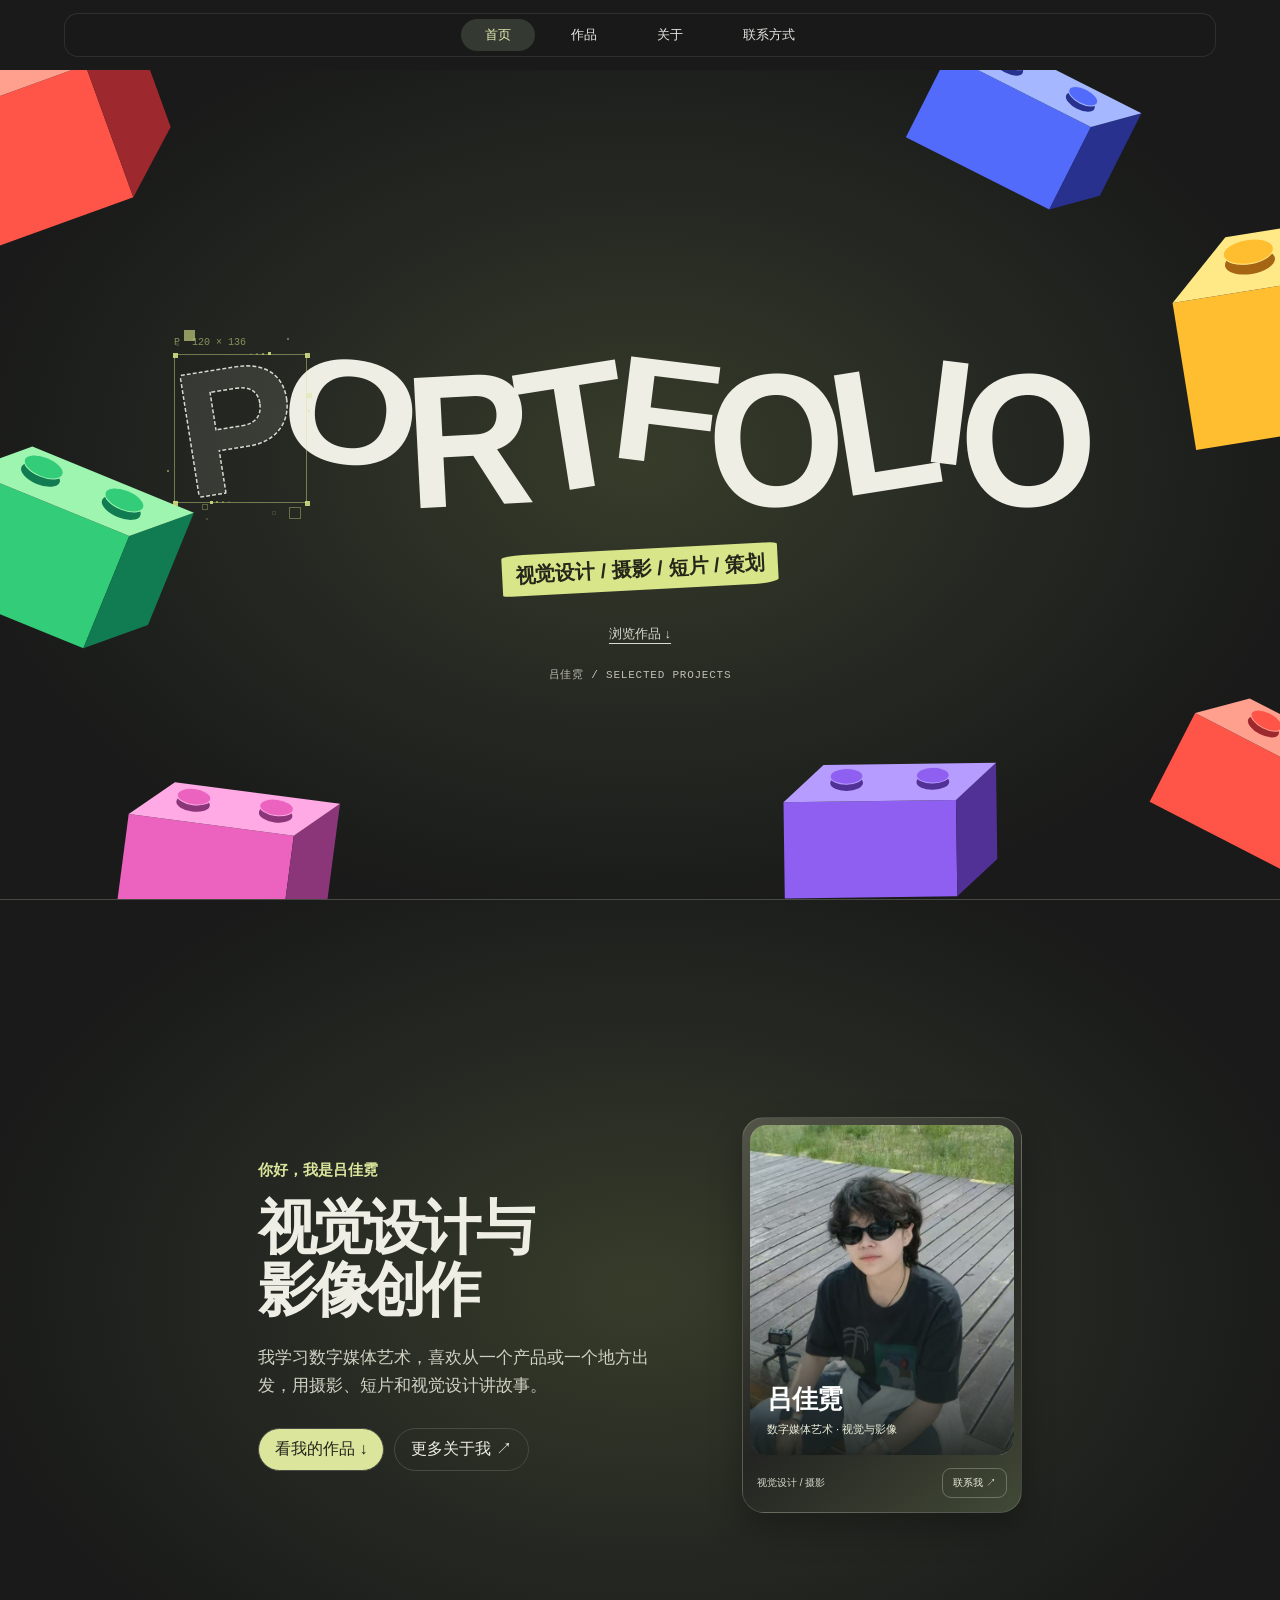
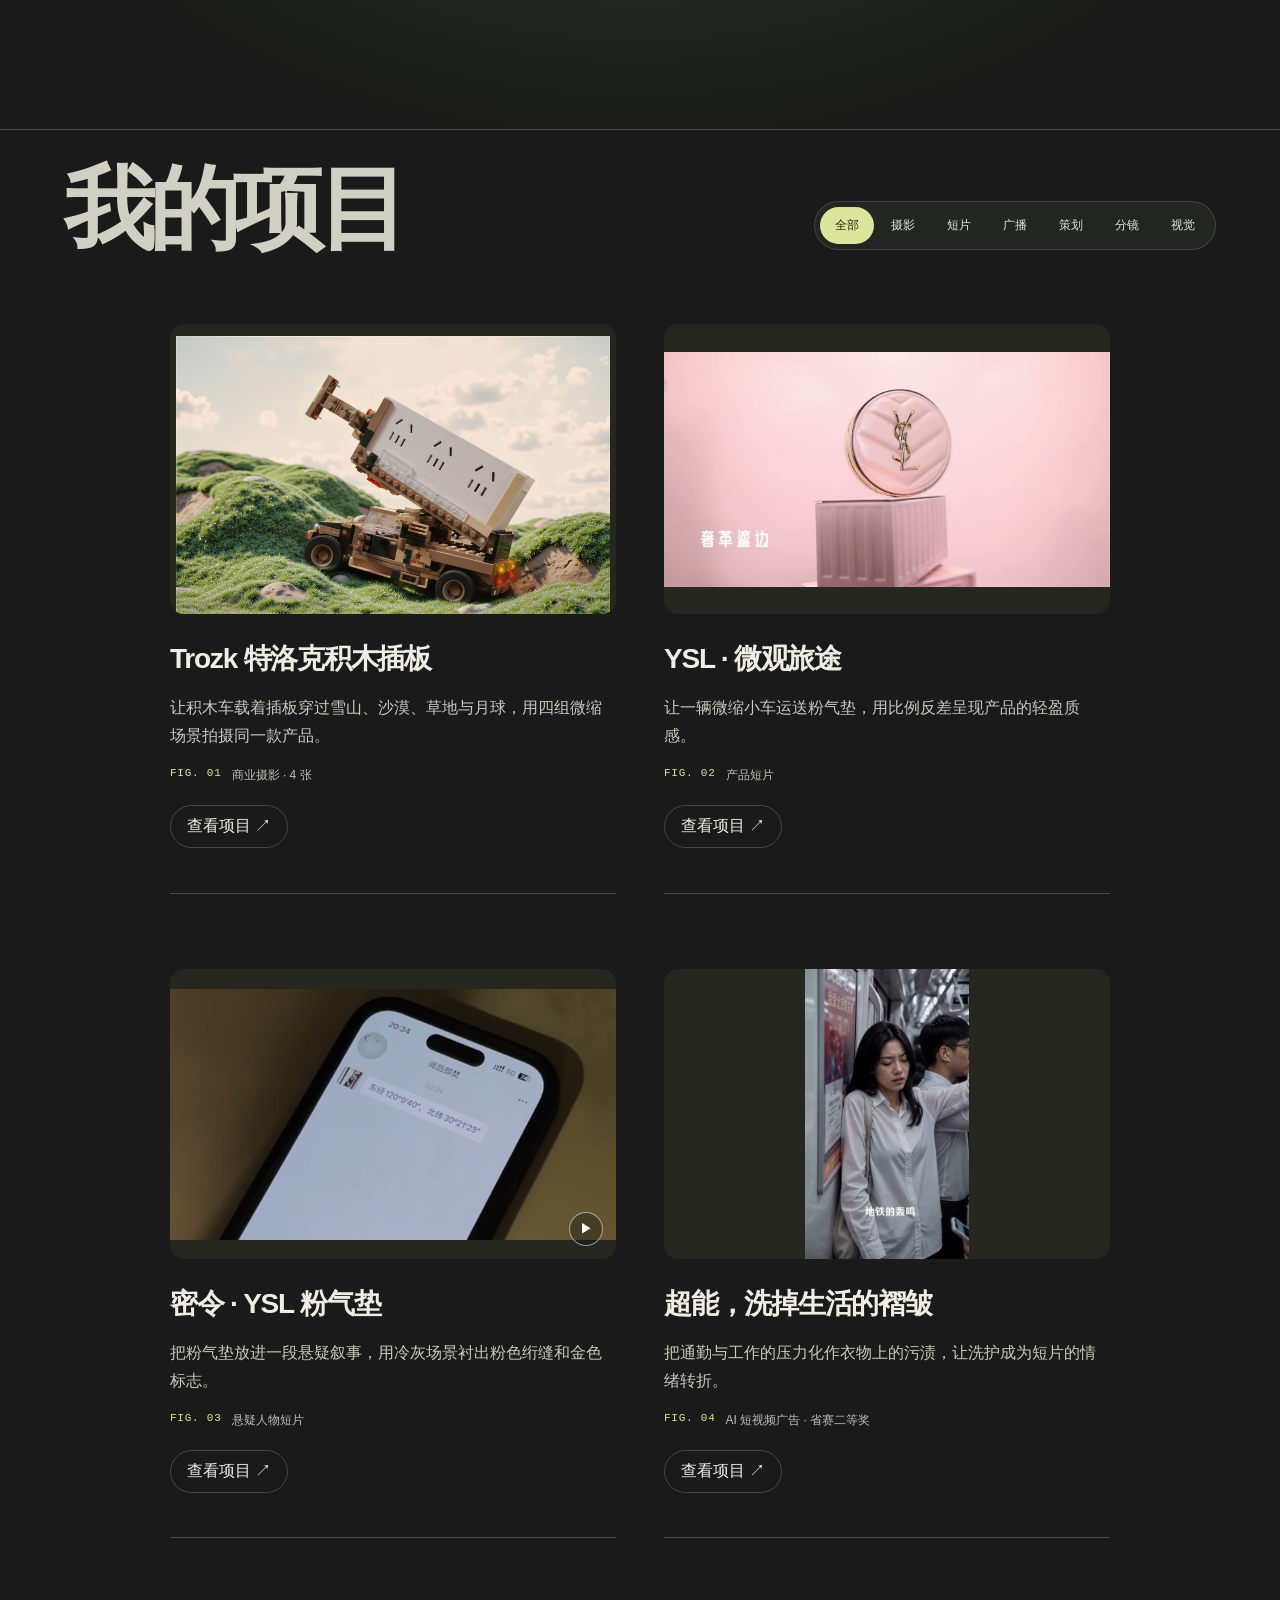
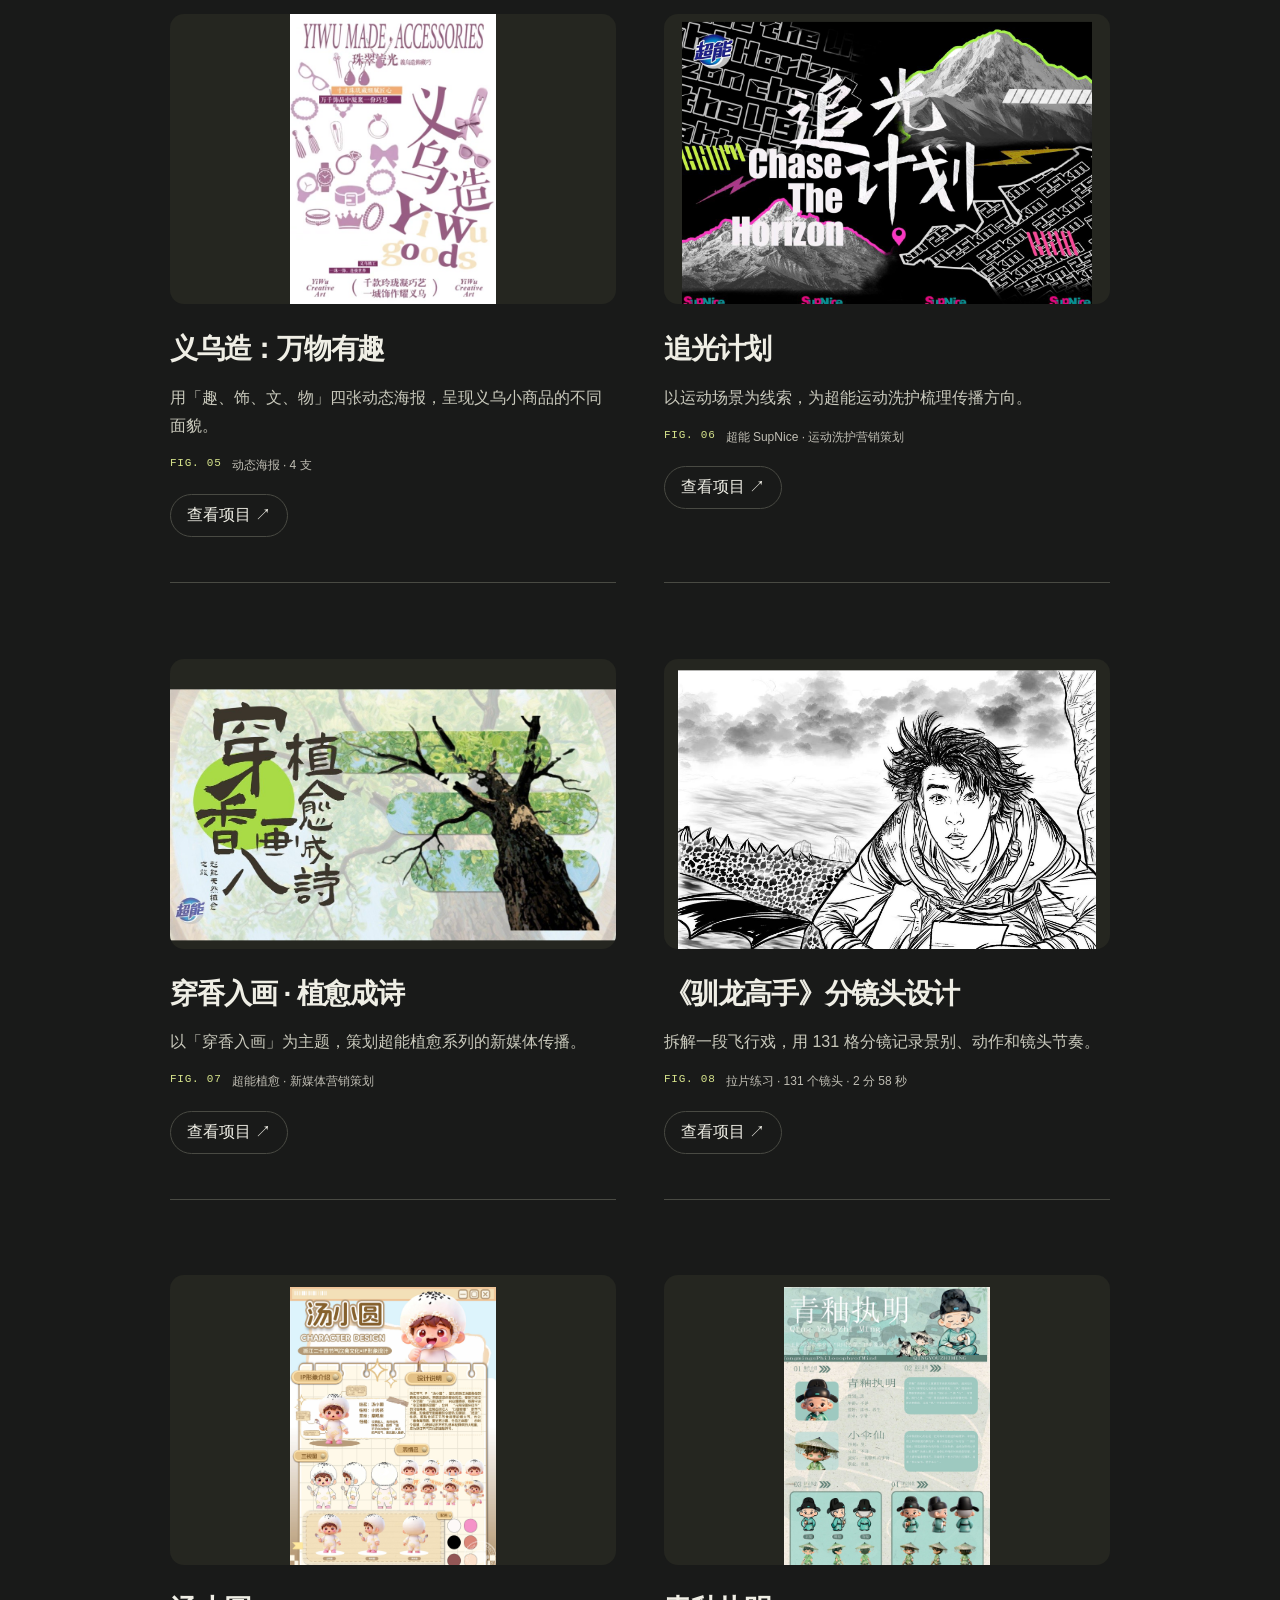
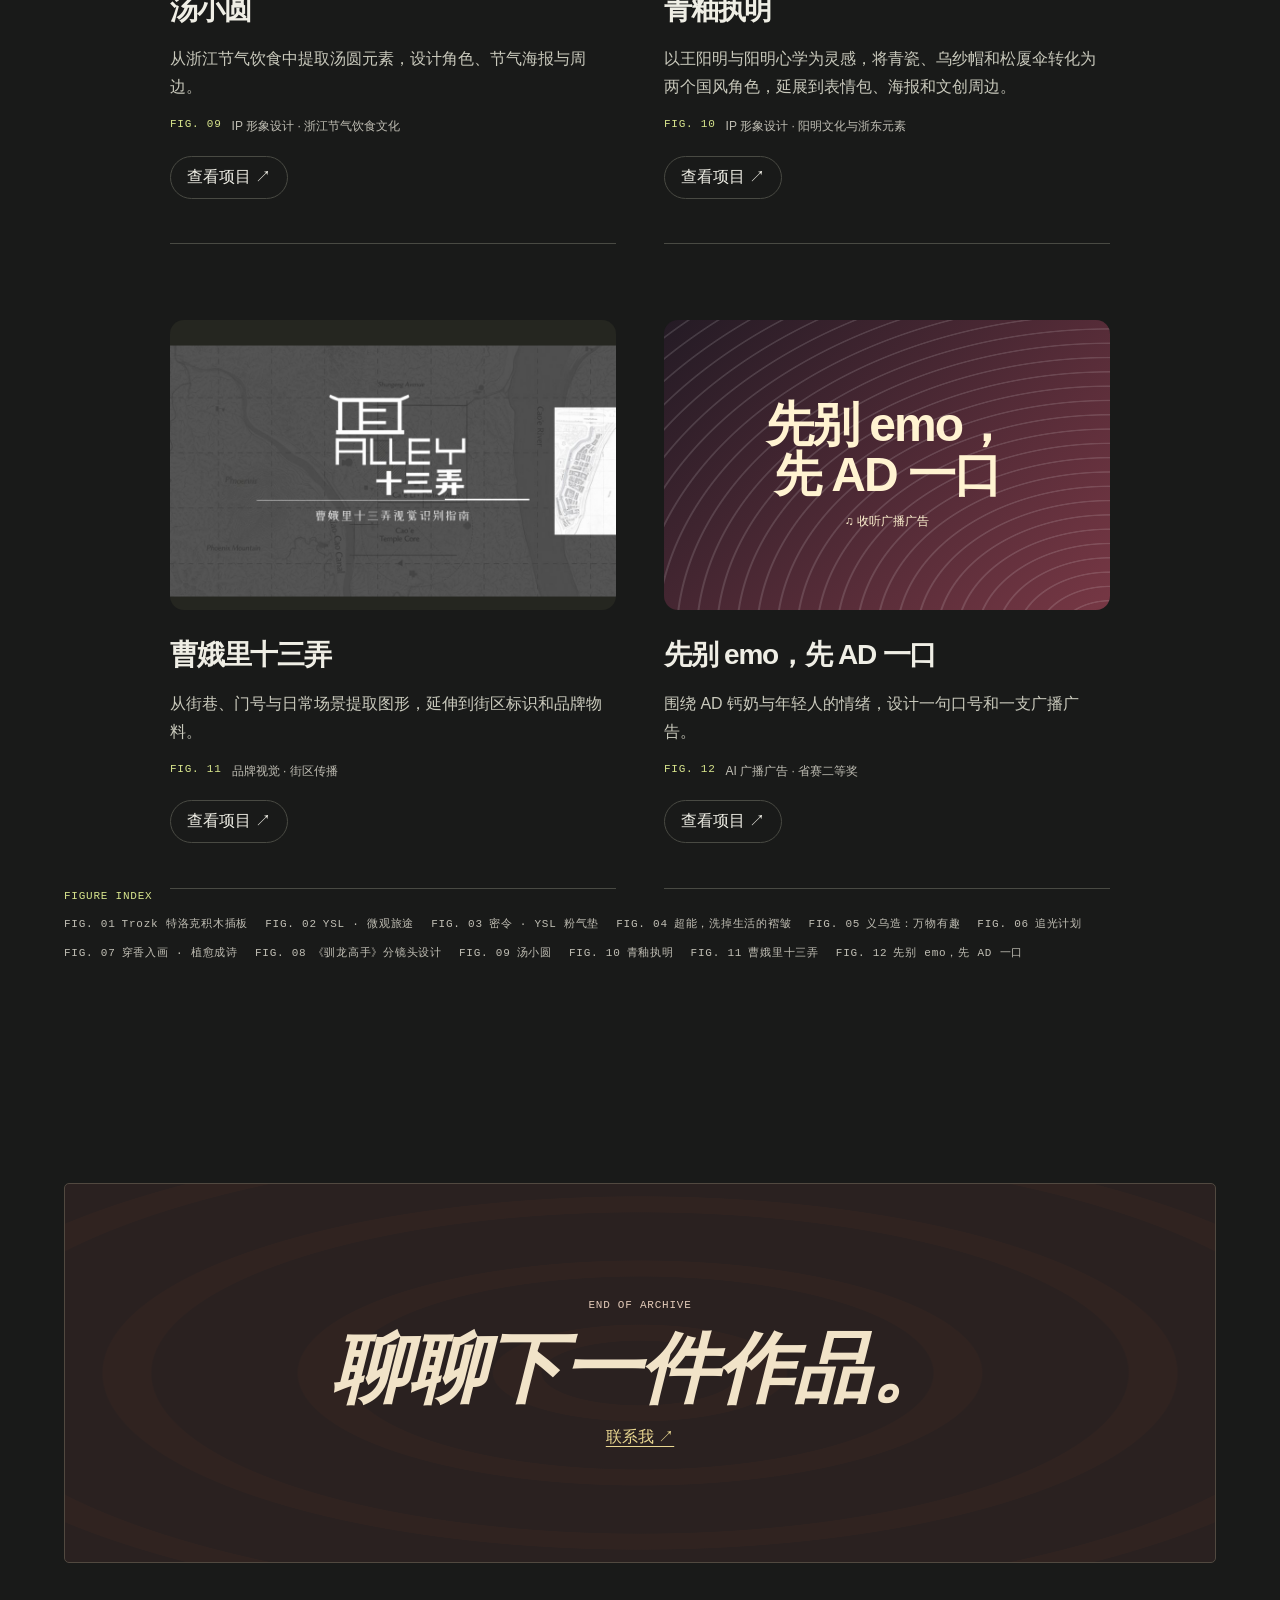
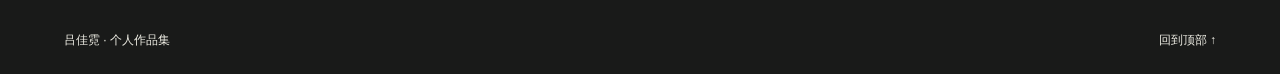
<file: index.html>
<!doctype html>
<html lang="zh-CN"><head><meta charset="utf-8"><meta name="viewport" content="width=device-width, initial-scale=1"><title>吕佳霓 — 个人作品集</title>
<style>
:root{--paper:#f9f8f1;--ink:#22231b;--tea:#dbe59c;--line:#d8d8c7}*{box-sizing:border-box}html{scroll-behavior:smooth}body{margin:0;background:var(--paper);color:var(--ink);font-family:"Microsoft YaHei",sans-serif}a{color:inherit;text-decoration:none}button{font:inherit;color:inherit;cursor:pointer}header,main,footer{max-width:1360px;margin:auto;padding-inline:clamp(20px,5vw,76px)}header{height:76px;display:flex;align-items:center;justify-content:space-between}.brand{display:flex;align-items:center;gap:10px;font-weight:900}.dot{display:grid;place-items:center;background:var(--tea);border:1px solid;border-radius:48% 53% 52% 45%;width:34px;height:34px;transform:rotate(-9deg)}nav{display:flex;gap:24px;font-size:13px}.hero{border-block:1px solid var(--line);min-height:540px;display:grid;grid-template-columns:1.07fr .93fr;align-items:center;position:relative;padding:54px 3% 62px;overflow:hidden}.eyebrow,.index,.meta,.folio{font:12px/1.5 "Courier New",monospace;letter-spacing:.14em}.eyebrow span{display:inline-block;background:var(--tea);border-radius:45%;padding:4px 8px;margin-right:8px}.hero h1{font-size:clamp(56px,8.4vw,122px);line-height:1.03;letter-spacing:-.095em;margin:23px 0 20px;font-weight:900}.hero h1 em{display:block;font-style:normal}.hero h1 em span{position:relative;isolation:isolate}.hero h1 em span:after{content:"";position:absolute;z-index:-1;left:-2%;right:-5%;height:31%;bottom:8%;background:var(--tea);border-radius:56% 34% 53% 28%;transform:rotate(-4deg)}.intro{font-size:14px;line-height:1.8;margin-bottom:26px}.cta{display:inline-flex;gap:24px;border:1px solid;border-radius:30px;padding:11px 17px;font-size:13px}.cta:hover,.filter[aria-pressed=true]{background:var(--ink);color:var(--paper)}.art{width:100%;max-width:490px;justify-self:center;overflow:visible}.folio{position:absolute;right:0;bottom:13px;color:#5e6051}.works{padding-block:54px 65px}.sectionline{display:flex;justify-content:space-between;align-items:end;gap:20px;margin-bottom:24px}.sectionline h2,.about h2{font-size:clamp(35px,5vw,64px);margin:4px 0 0;letter-spacing:-.07em}.filters{display:flex;gap:7px;flex-wrap:wrap}.filter{border:1px solid var(--line);border-radius:30px;background:transparent;padding:7px 12px;font-size:12px}.grid{columns:3;column-gap:18px}.item{display:inline-block;width:100%;margin-bottom:22px;break-inside:avoid}.item[hidden]{display:none}.cover{width:100%;display:grid;place-items:center;position:relative;overflow:hidden;border:0;aspect-ratio:var(--ratio);background:var(--bg);padding:20px}.cover:focus-visible,a:focus-visible,button:focus-visible{outline:2px solid #526326;outline-offset:4px}.cover:after{content:"↗";position:absolute;right:10px;bottom:10px;background:var(--paper);border-radius:50%;width:32px;height:32px;display:grid;place-items:center}.cover .print{transition:transform .25s}.cover:hover .print{transform:rotate(3deg) scale(1.04)}.print{display:grid;gap:6px;place-items:center;text-align:center;font-weight:900;font-size:clamp(24px,4vw,58px);line-height:.96;letter-spacing:-.06em}.print i{font:italic .73em Georgia,serif}.print small{font:10px "Courier New",monospace;letter-spacing:.15em}.item h3{font-size:16px;margin:10px 0 4px}.meta{color:#555849}.about{border-block:1px solid var(--line);padding:38px 0 48px}.about p{line-height:1.8;color:#555849}footer{display:flex;justify-content:space-between;gap:18px;padding-block:25px;font-size:12px}dialog{width:min(530px,calc(100% - 36px));border:1px solid;background:var(--paper);padding:28px;color:var(--ink)}dialog::backdrop{background:#2228}.close{float:right;border:0;background:none;font-size:24px}#detailArt{padding:36px 16px;margin-top:18px} @media(max-width:780px){.grid{columns:2}.hero{min-height:0}.sectionline{align-items:start;flex-direction:column}}@media(max-width:540px){header{height:61px}.hero{grid-template-columns:1fr;padding:28px 0 18px}.art{max-width:310px;margin-top:4px}.hero h1{margin:16px 0}.grid{column-gap:10px}.cover{padding:9px}.cover:after{width:23px;height:23px;font-size:12px}.print small{font-size:8px}.item h3{font-size:14px}.sectionline{gap:10px}.works{padding-top:38px}}@media(max-width:330px){.grid{columns:1}}@media(prefers-reduced-motion:reduce){*{scroll-behavior:auto!important;transition:none!important}}
.sr-only{position:absolute;width:1px;height:1px;padding:0;overflow:hidden;clip-path:inset(50%);white-space:nowrap}
.hero-type{display:flex;flex-direction:column;justify-content:center;align-items:stretch;min-height:clamp(345px,62vw,640px);padding:clamp(55px,8vw,112px) 0 27px;background:#fffefa}
.wordmark{display:block;width:100%;height:auto;overflow:visible;transform:none}
.hero-spark,.hero-sun{position:absolute;font-size:clamp(22px,3vw,39px);line-height:1;top:18px}.hero-spark{left:16px}.hero-sun{right:16px}
.hero-foot{display:flex;align-items:center;justify-content:space-between;gap:12px;margin:clamp(25px,5vw,60px) 16px 0}.hero-foot p{font:11px/1.4 "Courier New",monospace;letter-spacing:.12em;color:#575848}
@media(max-width:540px){.hero-type{min-height:340px}.hero-foot{margin-inline:8px}.hero-foot .cta{gap:8px;padding:8px 10px;white-space:nowrap}}
:root{--paper:#f4f3ef;--ink:#22221e;--line:#deddd5;--rail:224px}
body{font-family:Inter,"Segoe UI","Microsoft YaHei",sans-serif}
.sidebar{position:fixed;inset:0 auto 0 0;width:var(--rail);height:100%;margin:0;padding:32px 22px;display:block;border-right:1px solid var(--line);background:#eeede8;z-index:2}
.sidebar .brand{display:grid;gap:3px;font-size:18px;padding:0 10px}
.sidebar .brand span,.sidebar nav span{font-size:12px;color:#64635c;font-weight:400}
.sidebar nav{display:grid;gap:4px;margin-top:46px}
.sidebar nav a{display:flex;justify-content:space-between;padding:10px;border-radius:6px}
.sidebar nav a:hover,.sidebar nav a[aria-current]{background:#e2e1d9}
main,footer{width:calc(100% - var(--rail));margin-left:var(--rail);padding-inline:clamp(22px,4vw,64px)}
.intro-panel{padding:clamp(72px,12vw,158px) 0 54px;border-bottom:1px solid var(--line)}
.intro-panel h1{font-size:clamp(56px,10vw,150px);line-height:.93;letter-spacing:-.085em;font-weight:650;margin:0 0 24px}
.intro-panel h1 span{color:#658054}
.intro-panel p{font-size:clamp(15px,2vw,21px);margin:0;color:#55544b;line-height:1.65}
.works{padding-top:32px}
.sectionline{align-items:center}
.sectionline h2{font:500 15px/1.5 "Courier New",monospace;letter-spacing:0;margin:0}
.filter{border-radius:6px}
.grid{columns:2;column-gap:16px}
.cover{border-radius:10px}
.item h3{margin-top:12px}
@media(max-width:850px){:root{--rail:170px}.sidebar{padding-inline:12px}.sectionline{align-items:start}}
@media(max-width:650px){.sidebar{position:sticky;top:0;display:flex;align-items:center;justify-content:space-between;gap:12px;width:auto;height:auto;padding:14px 18px;border-right:0;border-bottom:1px solid var(--line)}.sidebar .brand{padding:0}.sidebar .brand span,.sidebar nav span{display:none}.sidebar nav{display:flex;gap:2px;margin:0}.sidebar nav a{padding:8px}main,footer{width:auto;margin:0;padding-inline:18px}.intro-panel{padding-top:67px}.grid{column-gap:10px}section{scroll-margin-top:75px}}
@media(max-width:360px){.grid{columns:1}}
:root{--paper:#191a19;--ink:#efeee5;--line:#494a43;--rail:150px}
body{background:var(--paper);color:var(--ink);font-family:Inter,"Segoe UI","Microsoft YaHei",sans-serif}
.sidebar{background:var(--paper);border-color:var(--line);padding:34px 20px}
.sidebar .brand span,.sidebar nav span,.meta,.about p{color:#b0afa4}
.sidebar nav a{justify-content:flex-start;gap:10px}
.sidebar nav a:hover,.sidebar nav a[aria-current]{background:#30312d}
main,footer{max-width:none}
.intro-panel{min-height:clamp(400px,69vh,700px);display:flex;flex-direction:column;justify-content:center;align-items:center;text-align:center;padding:60px 12px 34px;margin-inline:calc(-1 * clamp(22px,4vw,64px));background:radial-gradient(ellipse at 51% 58%,#464b30 0%,#272b23 46%,#191a19 76%)}
.hero-art{position:relative;width:min(96%,1100px);container-type:inline-size}
.intro-panel h1{display:flex;justify-content:center;align-items:center;gap:.018em;font-family:"Arial Rounded MT Bold","Segoe UI Black",sans-serif;font-size:clamp(24px,16.7cqw,177px);font-weight:900;letter-spacing:-.08em;margin:0 0 .22em;color:var(--ink)}
.intro-panel h1 span{display:block;color:transparent;-webkit-text-stroke:clamp(1px,.25cqw,3px) #eeeee0;transform:translateY(var(--rise,0)) rotate(var(--angle,0)) scaleY(var(--height,1))}
.intro-panel h1 span:nth-child(3n+1){--angle:-9deg;--rise:.02em}
.intro-panel h1 span:nth-child(3n+2){--angle:7deg;--rise:-.07em;--height:.84}
.intro-panel h1 span:nth-child(3n){--angle:-3deg;--rise:.09em;--height:1.07}
.pencil-marks{position:absolute;inset:0;pointer-events:none}
.pencil-marks i{position:absolute;font:11px "Courier New",monospace;color:#e6e8a6;left:var(--x);top:var(--y);transform:rotate(-9deg)}
.pencil-marks i:nth-child(1){--x:13%;--y:19%}.pencil-marks i:nth-child(2){--x:27%;--y:80%}.pencil-marks i:nth-child(3){--x:44%;--y:11%}.pencil-marks i:nth-child(4){--x:68%;--y:75%}.pencil-marks i:nth-child(5){--x:87%;--y:17%}
.intro-panel mark{display:inline-block;background:#d9e589;color:#242719;padding:4px 13px;transform:rotate(-3deg);border-radius:8% 4% 11% 3%;font-size:clamp(13px,2vw,20px);font-weight:700}
.hero-link{margin-top:35px;color:#dad9cc;font-size:13px;text-underline-offset:5px;text-decoration:underline}
.works{padding-top:44px}
.sectionline h2{font:650 clamp(32px,6vw,88px)/.95 "Segoe UI",sans-serif;letter-spacing:-.07em;color:#d4d4c6}
.cover{color:#23231f;border-radius:2px}
.cover:after{background:#f0efe5}
.filter:hover,.filter[aria-pressed=true]{background:#e9ebd5;color:#24251e}
dialog{border-color:#77796b}
#detailArt{color:#24251e}
@media(max-width:650px){.intro-panel{margin-inline:-18px;min-height:390px}.pencil-marks i{font-size:8px}.sidebar nav span{display:none}.sectionline{gap:16px}}.photo-cover{padding:0;aspect-ratio:auto;background:#30312d}
.photo-cover img,.case-gallery img{display:block;width:100%;height:auto}
.photo-case{width:min(1040px,calc(100% - 24px));max-height:calc(100dvh - 24px);padding:0 clamp(16px,4vw,42px) 32px}
.photo-case h2{font-size:clamp(24px,4.5vw,48px);margin:24px 0 8px}
.photo-case p{max-width:42em;line-height:1.8}
.case-theme{color:#d9e589;font-size:clamp(16px,2vw,23px)}
.case-bar{position:sticky;top:0;display:flex;align-items:center;justify-content:space-between;padding-block:8px;background:var(--paper);border-bottom:1px solid var(--line);color:#d9e589}
.case-bar .close{color:var(--ink);min-width:44px;min-height:44px}
.case-gallery{display:grid;gap:24px;margin-top:24px}
.case-gallery figure{margin:0}
.case-gallery img{aspect-ratio:3/2;object-fit:contain}
.case-gallery figcaption{margin-top:8px;color:#b0afa4;font-size:13px}
.film-cover{aspect-ratio:1.7;align-content:center;gap:12px;color:#222}
.film-cover span{font-size:clamp(20px,5vw,64px);font-weight:700;letter-spacing:-.04em}
.film-cover small{font-size:12px}
.micro{background:linear-gradient(140deg,#f6d7dd,#c58398)}
.mission{background:linear-gradient(135deg,#18191d,#56515b);color:#f4e8eb}
.mission:after{color:#222}
#film-video{display:block;width:100%;max-height:65dvh;background:#101010;margin-top:16px}.chaoneng{background:linear-gradient(135deg,#20332b,#788b51);color:#f4f4df}.chaoneng:after{color:#222}

.radio-cover{background:#d9e589;color:#253425;aspect-ratio:1.48}#radio-audio{display:block;width:min(100%,560px);margin:22px 0 28px}.filters{max-width:100%}

.case-gallery .alley-boards{aspect-ratio:auto}.alley-pdf{color:#d9e589;text-decoration:underline;text-underline-offset:4px}

.yiwu-cover{background:#f2be56;color:#24231d;aspect-ratio:1.4}.yiwu-episodes{margin:18px 0}#yiwu-video{display:block;width:100%;max-height:66dvh;background:#101010}

.tang-cover{aspect-ratio:1.5}.tang-cover img{height:100%;min-height:0;object-fit:cover;object-position:top}.tang-gallery img{aspect-ratio:auto}

.dragon-cover{aspect-ratio:1.5}.dragon-cover img{height:100%;min-height:0;object-fit:cover;object-position:top}#dragon-video{display:block;width:100%;max-height:65dvh;background:#101010}




.tech-wordmark{display:none;position:relative;width:100%;height:clamp(105px,23cqw,248px);touch-action:pan-y;user-select:none}
.tech-wordmark canvas{display:block;width:100%;height:100%}
.tech-ready .tech-wordmark{display:block}
.tech-ready #headline{position:absolute;width:1px;height:1px;margin:0;overflow:hidden;clip-path:inset(50%);white-space:nowrap}
.intro-panel #headline>span{color:var(--ink)}
</style><link rel="stylesheet" href="works-carousel.css"><link rel="stylesheet" href="works-gallery.css"><link rel="stylesheet" href="archive-style.css"><link rel="stylesheet" href="top-navigation.css"><link rel="stylesheet" href="person-projects.css"><link rel="stylesheet" href="trozk-accordion.css"><link rel="stylesheet" href="dialog-scrollbars.css"></head><body id="top">
<header class="top-nav"><nav aria-label="主导航"><a href="#top" aria-current="page">首页</a><a href="#works">作品</a><a href="about.html">关于</a><a href="about.html#contact">联系方式</a></nav></header>
<main>
  <section class="intro-panel brick-hero" aria-labelledby="headline">
  <div class="hero-art">
    <h1 id="headline" aria-label="Portfolio"><span aria-hidden="true">P</span><span aria-hidden="true">O</span><span aria-hidden="true">R</span><span aria-hidden="true">T</span><span aria-hidden="true">F</span><span aria-hidden="true">O</span><span aria-hidden="true">L</span><span aria-hidden="true">I</span><span aria-hidden="true">O</span></h1>
    <div class="tech-wordmark" aria-hidden="true"><canvas></canvas></div>
  </div>
  <p><mark>视觉设计 / 摄影 / 短片 / 策划</mark></p>
  <a class="hero-link" href="#works">浏览作品 ↓</a><span class="archive-note">吕佳霓 / SELECTED PROJECTS</span><canvas class="brick-pit" aria-hidden="true"></canvas>
</section>
<section class="intro-panel person-hero" aria-labelledby="person-headline">
  <div class="person-copy">
    <p class="person-name">你好，我是吕佳霓</p>
    <h1 id="person-headline">视觉设计与<br>影像创作</h1>
    <p class="person-bio">我学习数字媒体艺术，喜欢从一个产品或一个地方出发，用摄影、短片和视觉设计讲故事。</p>
    <div class="person-actions"><a href="#works">看我的作品 ↓</a><a href="about.html">更多关于我 ↗</a></div>
  </div>
  <figure class="profile-card">
    <div class="profile-card-image"><img src="assets/about/portrait-web.jpg" alt="吕佳霓坐在户外木栈道旁"><div class="profile-card-glare" aria-hidden="true"></div><figcaption><strong>吕佳霓</strong><span>数字媒体艺术 · 视觉与影像</span></figcaption></div>
    <div class="profile-card-footer"><span>视觉设计 / 摄影</span><a href="about.html#contact">联系我 ↗</a></div>
  </figure>
</section>

<section class="works" id="works"><div class="sectionline"><div><h2>我的项目</h2></div><div class="filters" aria-label="筛选作品"><button class="filter" data-filter="全部" aria-pressed="true">全部</button><button class="filter" data-filter="摄影" aria-pressed="false">摄影</button><button class="filter" data-filter="短片" aria-pressed="false">短片</button><button class="filter" data-filter="广播" aria-pressed="false">广播</button><button class="filter" data-filter="策划" aria-pressed="false">策划</button><button class="filter" data-filter="分镜" aria-pressed="false">分镜</button><button class="filter" data-filter="视觉" aria-pressed="false">视觉</button></div></div><div class="grid carousel-track work-gallery" id="grid"><div class="work-featured"><article class="item" id="trozk-project" data-category="摄影">
  <button class="cover photo-cover" type="button" aria-label="查看 Trozk 特洛克积木插板摄影系列" aria-haspopup="dialog">
    <img src="assets/trozk/grass-web.jpg" alt="积木车载着插板驶过微缩草地" width="6192" height="4128" loading="lazy">
  </button><div class="project-copy"><h3>Trozk 特洛克积木插板</h3><p>让积木车载着插板穿过雪山、沙漠、草地与月球，用四组微缩场景拍摄同一款产品。</p><div class="meta">商业摄影 · 4 张</div><button type="button" class="project-open">查看项目 ↗</button></div></article>
<article class="item" id="ysl-project" data-category="短片">
  <button class="cover film-cover micro" type="button" data-film="micro" aria-haspopup="dialog"><span>微观旅途</span><small>▶ 播放短片</small></button><div class="project-copy"><h3>YSL · 微观旅途</h3><p>让一辆微缩小车运送粉气垫，用比例反差呈现产品的轻盈质感。</p><div class="meta">产品短片</div><button type="button" class="project-open">查看项目 ↗</button></div></article>
<article class="item" id="mission-project" data-category="短片">
  <button class="cover film-cover mission" type="button" data-film="mission" aria-label="播放密令 · YSL 粉气垫" aria-haspopup="dialog"><img src="assets/films/mission-cover-web.jpg" alt="黑底白色 YSL 标志" width="2556" height="1231" loading="lazy"><i class="cover-kind" aria-hidden="true">▶</i></button><div class="project-copy"><h3>密令 · YSL 粉气垫</h3><p>把粉气垫放进一段悬疑叙事，用冷灰场景衬出粉色绗缝和金色标志。</p><div class="meta">悬疑人物短片</div><button type="button" class="project-open">查看项目 ↗</button></div></article>
<article class="item" id="chaoneng-project" data-category="短片">
  <button class="cover film-cover chaoneng" type="button" data-film="chaoneng" aria-haspopup="dialog"><span>洗掉生活的褶皱</span><small>▶ 播放短片</small></button><div class="project-copy"><h3>超能，洗掉生活的褶皱</h3><p>把通勤与工作的压力化作衣物上的污渍，让洗护成为短片的情绪转折。</p><div class="meta">AI 短视频广告 · 省赛二等奖</div><button type="button" class="project-open">查看项目 ↗</button></div></article>
<article class="item" id="yiwu-project" data-category="视觉">
  <button class="cover film-cover yiwu-cover" type="button" aria-haspopup="dialog">
    <span>义乌造</span><small>万物有趣 · 趣 / 饰 / 文 / 物</small>
  </button><div class="project-copy"><h3>义乌造：万物有趣</h3><p>用「趣、饰、文、物」四张动态海报，呈现义乌小商品的不同面貌。</p><div class="meta">动态海报 · 4 支</div><button type="button" class="project-open">查看项目 ↗</button></div></article></div><div class="work-more"><article class="item" id="chase-light-project" data-category="策划">
  <button class="cover photo-cover light-cover" type="button" aria-label="查看追光计划策划案" aria-haspopup="dialog">
    <img src="assets/chase-light/cover-web.jpg" alt="追光计划原封面，黑白山峰搭配荧光色线条" width="1200" height="848" loading="lazy">
  </button><div class="project-copy"><h3>追光计划</h3><p>以运动场景为线索，为超能运动洗护梳理传播方向。</p><div class="meta">超能 SupNice · 运动洗护营销策划</div><button type="button" class="project-open">查看项目 ↗</button></div></article>
<article class="item" id="plant-campaign" data-category="策划">
  <button class="cover photo-cover campaign-cover" type="button" aria-label="查看穿香入画 · 植愈成诗策划案" aria-haspopup="dialog"><img src="assets/campaign/cover-web.jpg" alt="穿香入画 · 植愈成诗策划案原封面" width="1200" height="675" loading="lazy"></button><div class="project-copy"><h3>穿香入画 · 植愈成诗</h3><p>以「穿香入画」为主题，策划超能植愈系列的新媒体传播。</p><div class="meta">超能植愈 · 新媒体营销策划</div><button type="button" class="project-open">查看项目 ↗</button></div></article>
<article class="item" id="dragon-project" data-category="分镜">
  <button class="cover photo-cover dragon-cover" type="button" aria-label="查看驯龙高手分镜头设计" aria-haspopup="dialog"><img src="assets/dragon/hiccup-cover-web.jpg" alt="驯龙高手分镜，小嗝嗝的黑白人物特写" width="1841" height="1279" loading="lazy"></button><div class="project-copy"><h3>《驯龙高手》分镜头设计</h3><p>拆解一段飞行戏，用 131 格分镜记录景别、动作和镜头节奏。</p><div class="meta">拉片练习 · 131 个镜头 · 2 分 58 秒</div><button type="button" class="project-open">查看项目 ↗</button></div></article>
<article class="item" id="tang-project" data-category="视觉">
  <button class="cover photo-cover tang-cover" type="button" aria-label="查看汤小圆 IP 设计" aria-haspopup="dialog">
    <img src="assets/tang/character-web.jpg" alt="汤小圆角色展板，戴着芝麻汤圆帽的小男孩手拿汤勺" width="3508" height="4961" loading="lazy">
  </button><div class="project-copy"><h3>汤小圆</h3><p>从浙江节气饮食中提取汤圆元素，设计角色、节气海报与周边。</p><div class="meta">IP 形象设计 · 浙江节气饮食文化</div><button type="button" class="project-open">查看项目 ↗</button></div></article>
<article class="item" id="qingyou-project" data-category="视觉">
  <button class="cover photo-cover qingyou-cover" type="button" aria-label="查看青釉执明 IP 设计" aria-haspopup="dialog"><img src="assets/qingyou/board-1-web.jpg" alt="青釉执明与小伞仙的角色设定及三视图" loading="lazy"></button>
  <div class="project-copy"><h3>青釉执明</h3><p>以王阳明与阳明心学为灵感，将青瓷、乌纱帽和松厦伞转化为两个国风角色，延展到表情包、海报和文创周边。</p><div class="meta">IP 形象设计 · 阳明文化与浙东元素</div><button type="button" class="project-open">查看项目 ↗</button></div>
</article>
<article class="item" id="alley-project" data-category="视觉">
  <button class="cover photo-cover alley-cover" type="button" aria-label="查看曹娥里十三弄品牌视觉" aria-haspopup="dialog">
    <img src="assets/alley/cover-web.jpg" alt="曹娥里十三弄视觉识别指南封面" width="960" height="540" loading="lazy">
  </button><div class="project-copy"><h3>曹娥里十三弄</h3><p>从街巷、门号与日常场景提取图形，延伸到街区标识和品牌物料。</p><div class="meta">品牌视觉 · 街区传播</div><button type="button" class="project-open">查看项目 ↗</button></div></article>
<article class="item" id="ad-project" data-category="广播">
  <button class="cover film-cover radio-cover" type="button" aria-haspopup="dialog">
    <span>先别 emo，<br>先 AD 一口</span><small>♫ 收听广播广告</small>
  </button><div class="project-copy"><h3>先别 emo，先 AD 一口</h3><p>围绕 AD 钙奶与年轻人的情绪，设计一句口号和一支广播广告。</p><div class="meta">AI 广播广告 · 省赛二等奖</div><button type="button" class="project-open">查看项目 ↗</button></div></article></div></div></section>
<section class="archive-outro" aria-label="联系与结束"><span class="archive-note">END OF ARCHIVE</span><strong>聊聊下一件作品。</strong><a href="about.html#contact">联系我 ↗</a></section></main>
<footer><span>吕佳霓 · 个人作品集</span><a href="#top">回到顶部 ↑</a></footer>
<dialog id="trozk" class="photo-case" aria-labelledby="trozk-title">
  <div class="case-bar"><span>商业摄影</span><form method="dialog"><button class="close" aria-label="关闭摄影详情">×</button></form></div>
  <h2 id="trozk-title">Trozk 特洛克积木插板</h2>
  <p class="case-theme">“我的插板不是插板，是故事的舞台。”</p>
  <h3>视觉创意</h3>
  <p>我们用积木把 Trozk 特洛克积木插板搭成一台雷达车，让它驶过雪山、沙漠和草地，最后登上月球。</p>
  <p>插板保留日常供电功能，也能搭配乐高或其他适配积木做装饰和 DIY。换一种搭法，就能在桌面上搭出另一个故事场景。</p>
  <section class="scroll-expand" aria-label="Trozk 商业摄影精选">
  <div class="scroll-expand-stage">
    <div class="scroll-expand-frame">
      <img src="assets/trozk/grass-web.jpg" alt="积木车载着插板穿越草地的微缩摄影" loading="lazy">
      <span class="scroll-expand-caption">Trozk 特洛克积木插板 <span>草地场景 · 商业摄影</span></span>
    </div>
  </div>
</section>
<div class="trozk-accordion" role="group" aria-label="切换摄影场景"><button class="trozk-panel" type="button" aria-pressed="false"><img src="assets/trozk/snow-web.jpg" alt="蓝天下爬上雪坡的雷达车" loading="lazy"><span>01 / 雪山</span></button>
<button class="trozk-panel" type="button" aria-pressed="false"><img src="assets/trozk/desert-web.jpg" alt="从暖橙色沙丘驶过的雷达车" loading="lazy"><span>02 / 沙漠</span></button>
<button class="trozk-panel" type="button" aria-pressed="true"><img src="assets/trozk/grass-web.jpg" alt="亮着尾灯驶过草地的雷达车" loading="lazy"><span>03 / 草地</span></button>
<button class="trozk-panel" type="button" aria-pressed="false"><img src="assets/trozk/moon-web.jpg" alt="用车灯照亮月球地表的雷达车" loading="lazy"><span>04 / 月球</span></button></div>
</dialog><dialog id="film" class="photo-case" aria-labelledby="film-title">
  <div class="case-bar"><span>SHORT FILM</span><form method="dialog"><button class="close" aria-label="关闭短片">×</button></form></div>
  <h2 id="film-title"></h2>
  <video id="film-video" controls playsinline preload="none"></video>
  <p class="case-theme" id="film-theme"></p>
  <p id="film-intro"></p>
  <h3>视觉创意</h3>
  <p id="film-concept"></p>
</dialog>
<dialog id="radio" class="photo-case" aria-labelledby="radio-title">
  <div class="case-bar"><span>广播广告</span><form method="dialog"><button class="close" aria-label="关闭广播广告">×</button></form></div>
  <h2 id="radio-title">先别 emo，先 AD 一口</h2>
  <audio id="radio-audio" controls preload="none" src="assets/audio/ad.mp3" aria-label="播放先别 emo，先 AD 一口"></audio>
  <h3>品牌要求</h3>
  <p>围绕 AD 钙奶的产品特点和核心卖点拓展传播创意，在巩固现有消费者的同时触达年轻群体，延续品牌 IP。</p>
  <h3>创意构思</h3>
  <p>从 Z 世代的「emo」情绪切入，用一句指令式口号，把 AD 钙奶的酸甜和生活里的苦闷放在一起。广告把它想象成「成年人的情绪补给站」，借一口熟悉的味道切回无忧的童心模式。</p>
  <p class="meta">AI 支持 · 创作实验室</p>
</dialog>
<dialog id="alley" class="photo-case" aria-labelledby="alley-title">
  <div class="case-bar"><span>品牌视觉</span><form method="dialog"><button class="close" aria-label="关闭品牌设计详情">×</button></form></div>
  <h2 id="alley-title">曹娥里十三弄</h2><section class="scroll-expand" aria-label="曹娥里十三弄精选画面"><div class="scroll-expand-stage"><div class="scroll-expand-frame"><img src="assets/alley/cover-web.jpg" alt="曹娥里十三弄视觉识别指南封面" loading="lazy"><span class="scroll-expand-caption">曹娥里十三弄</span></div></div></section>
  <p class="case-theme">在巷里遇见日常</p>
  <p>从街巷的门牌、建筑轮廓和日常场景提取图形，将它们用于标志与辅助图形，并延伸到街区海报、导视、包装和文创物料。</p>
  <p><a class="alley-pdf" href="assets/alley/alley-web.pdf" target="_blank" rel="noopener">打开完整设计 PDF ↗</a></p>
  <div class="case-gallery"><figure><img class="alley-boards" src="assets/alley/boards-web.jpg" alt="三张展板依次呈现视觉规范、街区传播与应用展示、物料设计" loading="lazy"><figcaption>视觉规范 / 街区传播与应用 / 物料设计</figcaption></figure></div>
</dialog>
<dialog id="campaign" class="photo-case" aria-labelledby="campaign-title">
  <div class="case-bar"><span>新媒体营销策划</span><form method="dialog"><button class="close" aria-label="关闭策划案">×</button></form></div>
  <h2 id="campaign-title">穿香入画 · 植愈成诗</h2>
  <p class="case-theme">把草木香气带进日常洗护</p>
  <img src="assets/campaign/cover-web.jpg" alt="策划案封面" width="1200" height="675" loading="lazy" style="display:block;width:100%;height:auto">
  <h3>策划思路</h3>
  <p>围绕超能植愈香氛洗衣液，从品牌与市场分析出发，把天然植萃和香氛体验转化为线上内容与线下互动。线上规划抖音、小红书等渠道的内容传播，线下提出「莫奈香氛影院」快闪，用植物气味图书馆与 AR 闻香实验室，让访客体验不同草木香气。</p>
  <p><a class="alley-pdf" href="assets/campaign/plan-web.pdf" target="_blank" rel="noopener">打开完整策划案 PDF（31 页）↗</a></p>
</dialog>
<dialog id="chase-light" class="photo-case" aria-labelledby="chase-light-title">
  <div class="case-bar"><span>运动洗护营销策划</span><form method="dialog"><button class="close" aria-label="关闭追光计划详情">×</button></form></div>
  <h2 id="chase-light-title">追光计划</h2>
  <p class="case-theme">Chase the Horizon</p>
  <div class="case-gallery"><img class="alley-boards" src="assets/chase-light/cover-web.jpg" alt="追光计划策划案封面" width="1200" height="848" loading="lazy"></div>
  <h3>策划思路</h3>
  <p>围绕超能旗下运动洗护品牌 SupNice，从运动后的衣物清洁与护理需求出发，把产品放进夜爬场景。方案以社交平台内容预热招募参与者，通过线下登顶挑战和纪念票兑换串联活动，再用参与者的分享延续传播。</p>
  <p><a class="alley-pdf" href="assets/chase-light/plan.pdf" target="_blank" rel="noopener">打开完整策划案 PDF（32 页）↗</a></p>
</dialog>
<dialog id="yiwu" class="photo-case" aria-labelledby="yiwu-title">
  <div class="case-bar"><span>动态海报系列</span><form method="dialog"><button class="close" aria-label="关闭义乌造">×</button></form></div>
  <h2 id="yiwu-title">义乌造：万物有趣</h2>
  <div class="filters yiwu-episodes" role="group" aria-label="选择动态海报">
    <button class="filter" type="button" data-episode="fun" aria-pressed="true">趣</button>
    <button class="filter" type="button" data-episode="adorn" aria-pressed="false">饰</button>
    <button class="filter" type="button" data-episode="culture" aria-pressed="false">文</button>
    <button class="filter" type="button" data-episode="objects" aria-pressed="false">物</button>
  </div>
  <p id="yiwu-episode-title" class="meta" aria-live="polite">义乌造 · 趣</p>
  <video id="yiwu-video" controls playsinline preload="none" aria-labelledby="yiwu-episode-title"></video>
</dialog>
<dialog id="qingyou" class="photo-case" aria-labelledby="qingyou-title">
  <div class="case-bar"><span>IP 形象设计</span><form method="dialog"><button class="close" aria-label="关闭青釉执明详情">×</button></form></div>
  <h2 id="qingyou-title">青釉执明</h2>
  <p class="case-theme">王阳明朋克养身版 · 阳明心学 × 国风 IP</p>
  <h3>创作说明</h3>
  <p>「青釉执明」以王阳明与阳明心学为核心，包含学者「青釉执明」与书童「小伞仙」两个角色。名字取意上虞越窑青瓷的青釉，「执」代表践行与知行合一，「明」寓意心学智慧。</p>
  <p>角色从明代东坡巾、道袍、竹纹与松厦伞中提取造型元素，将青瓷温润的气质融入水墨国风与潮玩立体形象。以「心即理、知行合一」为线索，通过年轻化的表情包、海报、邮票、钥匙扣及文创周边，呈现阳明文化与浙东本土元素。</p>
  <div class="case-gallery tang-gallery">
    <figure><a href="assets/qingyou/board-1.jpg" target="_blank" rel="noopener"><img src="assets/qingyou/board-1-web.jpg" alt="角色介绍、设计说明与平面及立体三视图" loading="lazy"></a><figcaption>角色设定 / 设计说明 / 三视图</figcaption></figure>
    <figure><a href="assets/qingyou/board-2.jpg" target="_blank" rel="noopener"><img src="assets/qingyou/board-2-web.jpg" alt="青釉执明的文化元素提取、配色与场景延展" loading="lazy"></a><figcaption>元素提取 / 配色 / 场景延展</figcaption></figure>
    <figure><a href="assets/qingyou/board-3.jpg" target="_blank" rel="noopener"><img src="assets/qingyou/board-3-web.jpg" alt="青釉执明的表情包、海报、邮票及文创周边" loading="lazy"></a><figcaption>表情包 / 海报与邮票 / 文创周边</figcaption></figure>
  </div>
</dialog>
<dialog id="tang" class="photo-case" aria-labelledby="tang-title">
  <div class="case-bar"><span>IP 形象与衍生品设计</span><form method="dialog"><button class="close" aria-label="关闭汤小圆项目">×</button></form></div>
  <h2 id="tang-title">汤小圆</h2>
  <p class="case-theme">浙江二十四节气饮食文化 × IP 形象设计</p>
  <p>从浙江的汤圆食俗出发，把圆滚滚的糯米团、芝麻和汤勺变成角色的造型细节。再用不同的服装、动作和节气海报，让汤小圆在四季里换装，最后延伸到贴纸、钥匙扣、帆布袋等日常周边。</p>
  <div class="case-gallery tang-gallery">
    <figure><a href="assets/tang/character.jpg" target="_blank" rel="noopener" aria-label="打开角色设定原图"><img src="assets/tang/character-web.jpg" alt="汤小圆的角色设定、三视图、表情与配色" width="3508" height="4961" loading="lazy"></a><figcaption>01 / 角色设定、三视图与表情</figcaption></figure>
    <figure><a href="assets/tang/seasons.jpg" target="_blank" rel="noopener" aria-label="打开节气延展原图"><img src="assets/tang/seasons-web.jpg" alt="汤小圆的四季动作、节气服装和海报" width="3508" height="4961" loading="lazy"></a><figcaption>02 / 动作、服装与节气海报</figcaption></figure>
    <figure><a href="assets/tang/goods.jpg" target="_blank" rel="noopener" aria-label="打开周边设计原图"><img src="assets/tang/goods-web.jpg" alt="汤小圆贴纸、钥匙扣、徽章、马克杯、帆布袋等周边" width="3508" height="4961" loading="lazy"></a><figcaption>03 / 周边设计</figcaption></figure>
  </div>
</dialog>
<dialog id="dragon" class="photo-case" aria-labelledby="dragon-title">
  <div class="case-bar"><span>分镜头设计</span><form method="dialog"><button class="close" aria-label="关闭分镜详情">×</button></form></div>
  <h2 id="dragon-title">《驯龙高手》分镜头设计</h2><section class="scroll-expand" aria-label="驯龙高手 · 分镜设计精选画面"><div class="scroll-expand-stage"><div class="scroll-expand-frame"><img src="assets/dragon/hiccup-cover-web.jpg" alt="小嗝嗝的黑白人物分镜特写" loading="lazy"><span class="scroll-expand-caption">驯龙高手 · 分镜设计</span></div></div></section>
  <p class="case-theme">吕佳霓 · 拉片练习 · 131 个镜头 · 2 分 58 秒</p>
  <p>以小嗝嗝和没牙仔的飞行片段为对象，逐镜记录画面、时长、景别和运镜。展板节选第 66–110 镜，呈现从飞行到失控下坠，再到重新稳住的动作衔接。</p>
  <h3>拉片视频</h3>
  <video id="dragon-video" controls playsinline preload="none" src="assets/dragon/study-web.mp4" aria-label="驯龙高手拉片视频"></video>
  <h3>分镜展板</h3>
  <p><a class="alley-pdf" href="assets/dragon/storyboard-web.pdf" target="_blank" rel="noopener">打开完整分镜 PDF ↗</a></p>
  <div class="case-gallery tang-gallery"><figure><a href="assets/dragon/board.jpg" target="_blank" rel="noopener"><img src="assets/dragon/board-web.jpg" alt="第 66 至 110 镜的画面、时长及内容记录，红色箭头标注运镜和动作方向" width="4961" height="7016" loading="lazy"></a><figcaption>第 66–110 镜 · 点击查看原图</figcaption></figure></div>
</dialog>
<script>
function playProjectVideo(video) {
  video.play().catch(error => {
    if (error.name !== 'NotAllowedError' || !video.closest('dialog')?.open) return;
    video.muted = true;
    video.play().catch(() => {});
  });
}
document.querySelectorAll(".project-open").forEach(button => {
  button.addEventListener("click", () => button.closest(".item").querySelector(".cover").click());
});
document.querySelector('.qingyou-cover').addEventListener('click', () => document.getElementById('qingyou').showModal());
const trozkDialog = document.getElementById('trozk');
document.querySelector('#trozk-project .cover').addEventListener('click', () => trozkDialog.showModal());
const dragonDialog = document.querySelector('#dragon');
const dragonVideo = document.querySelector('#dragon-video');
document.querySelector('.dragon-cover').addEventListener('click', () => {
  dragonDialog.showModal();
  playProjectVideo(dragonVideo);
});
dragonDialog.addEventListener('close', () => dragonVideo.pause());

document.querySelector(".tang-cover").addEventListener("click", () => document.querySelector("#tang").showModal());

const yiwuDialog = document.querySelector('#yiwu');
const yiwuVideo = document.querySelector('#yiwu-video');
const yiwuEpisodes = yiwuDialog.querySelectorAll('[data-episode]');
function selectYiwuEpisode(button) {
  yiwuEpisodes.forEach(episode => episode.setAttribute('aria-pressed', String(episode === button)));
  document.querySelector('#yiwu-episode-title').textContent = '义乌造 · ' + button.textContent;
  yiwuVideo.src = 'assets/yiwu/' + button.dataset.episode + '.mp4';
  if (yiwuDialog.open) playProjectVideo(yiwuVideo);
}
yiwuEpisodes.forEach(button => button.addEventListener('click', () => selectYiwuEpisode(button)));
document.querySelector('.yiwu-cover').addEventListener('click', () => {
  selectYiwuEpisode(yiwuEpisodes[0]);
  yiwuDialog.showModal();
  playProjectVideo(yiwuVideo);
});
yiwuDialog.addEventListener('close', () => {
  yiwuVideo.pause();
  yiwuVideo.removeAttribute('src');
  yiwuVideo.load();
});

document.querySelector(".light-cover").addEventListener("click", () => document.querySelector("#chase-light").showModal());

document.querySelector(".campaign-cover").addEventListener("click", () => document.querySelector("#campaign").showModal());

document.querySelector(".alley-cover").addEventListener("click", () => document.querySelector("#alley").showModal());

const radioDialog = document.querySelector('#radio');
const radioAudio = document.querySelector('#radio-audio');
document.querySelector('.radio-cover').addEventListener('click', () => radioDialog.showModal());
radioDialog.addEventListener('close', () => radioAudio.pause());

const films = {
  chaoneng: {
    title: '超能，洗掉生活的褶皱',
    theme: '把生活里的压力，拍成衣服上的污渍与褶皱',
    intro: '传播目标：让观众在短视频里记住超能植愈系列洗衣凝珠，并通过贴近日常的洗护场景，感受到「植愈」所传达的放松感。',
    concept: '以通勤与职场压力为起点，把情绪具象成衣物上的灰黑污渍和裂纹。随着洗衣凝珠出场，画面由冷转暖，以香氛幻境表现从疲惫到松弛的变化，并将「一颗四效」、洁净与香氛等产品卖点融入剧情。'
  },
  micro: {
    title: 'YSL · 微观旅途',
    theme: '把气垫变成一件等待运输的货物',
    intro: '短片以 YSL 粉气垫为拍摄对象，面向一二线城市 20 至 35 岁、追求精致感的都市女性。奶粉色外壳和金色边框是画面的重点，用来传递产品轻盈、精致的质感。',
    concept: '把美妆产品放进微缩运输场景，通过大小、空间和运动状态的反差增加趣味。粉色贯穿全片，金色细节和动态镜头让气垫在运输过程中被看见。'
  },
  mission: {
    title: '密令 · YSL 粉气垫',
    theme: '让气垫在悬念中出场',
    intro: '银发、黑色皮衣和冷灰空间定下克制的基调。移动的扶梯和斜向灯带强化角色的行进感，在冷色画面里，气垫的粉色绗缝和金色标识格外醒目。',
    concept: '把产品展示融入一段悬疑人物叙事。先用角色的行动引出「她要去做什么」的疑问，再让气垫在行动中成为视觉焦点。'
  }
};
const filmDialog = document.querySelector('#film');
const filmVideo = document.querySelector('#film-video');
document.querySelectorAll('[data-film]').forEach(button => {
  button.addEventListener('click', () => {
    const key = button.dataset.film;
    const film = films[key];
    document.querySelector('#film-title').textContent = film.title;
    document.querySelector('#film-theme').textContent = film.theme;
    document.querySelector('#film-intro').textContent = film.intro;
    document.querySelector('#film-concept').textContent = film.concept;
    filmVideo.src = 'assets/films/' + key + '-web.mp4';
    filmDialog.showModal();
    playProjectVideo(filmVideo);
  });
});
filmDialog.addEventListener('close', () => {
  filmVideo.pause();
  filmVideo.removeAttribute('src');
  filmVideo.load();
});

document.querySelectorAll('.filter[data-filter]').forEach(button=>button.addEventListener('click',()=>{document.querySelectorAll('.filter[data-filter]').forEach(b=>b.setAttribute('aria-pressed',String(b===button)));document.querySelectorAll('.item').forEach(item=>item.hidden=button.dataset.filter!=='全部'&&item.dataset.category!==button.dataset.filter)}));
</script><script defer src="tech-wordmark.js"></script><script defer src="works-cover-stills.js"></script><script defer src="archive-style.js"></script><script defer src="top-navigation.js"></script><script defer src="border-glow.js"></script><script defer src="trozk-accordion.js"></script><script defer src="project-elastic.js"></script><script defer src="brick-pit.js"></script><script defer src="animated-content.js"></script><script defer src="scroll-expand.js"></script><script defer src="profile-card.js"></script><script defer src="elastic-lettering.js"></script><script defer src="project-deeplink.js"></script><script defer src="filter-pill.js"></script></body></html>
</file>
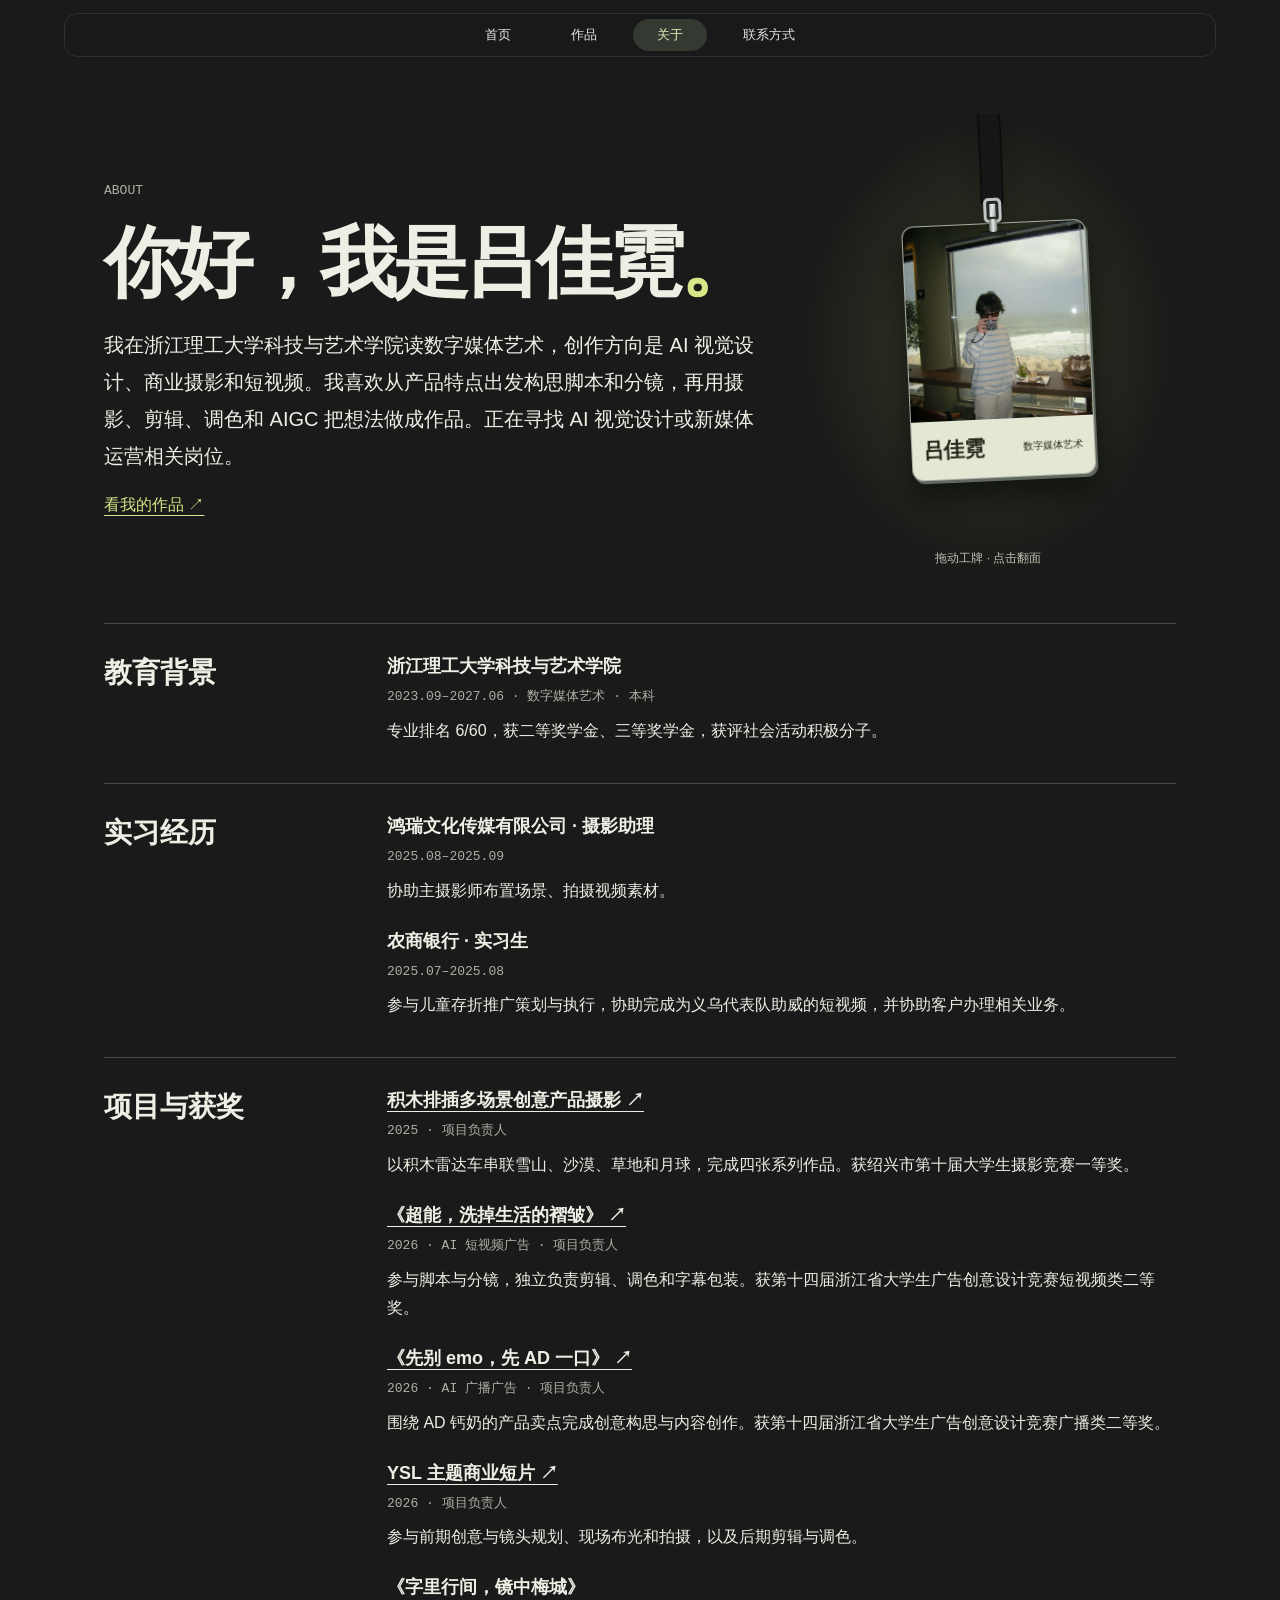
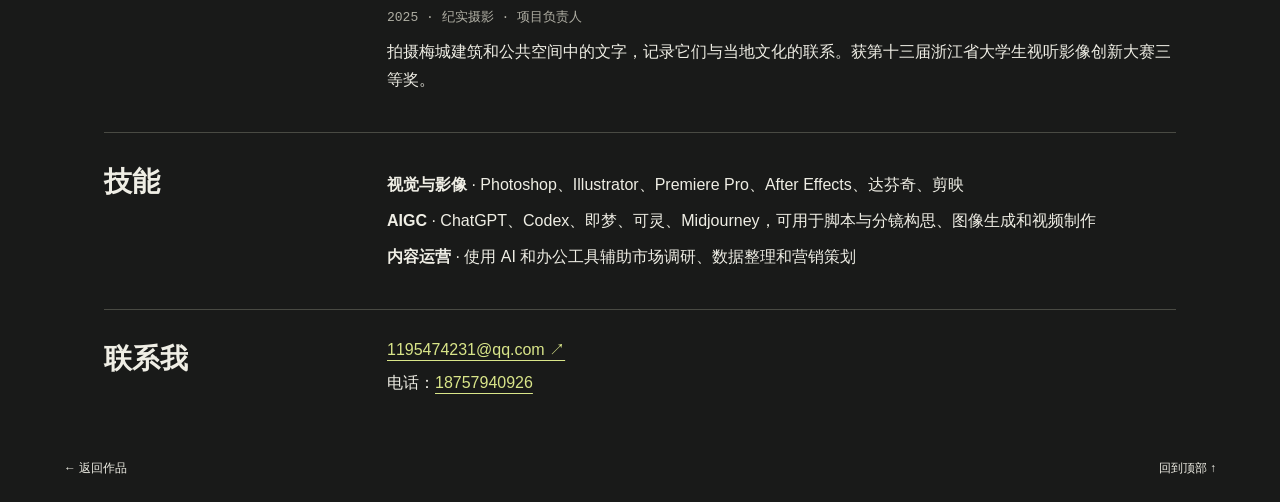
<file: about.html>
<!doctype html><html lang="zh-CN"><head><meta charset="utf-8"><meta name="viewport" content="width=device-width, initial-scale=1"><title>关于我 · 吕佳霓</title><style>
:root{--paper:#f9f8f1;--ink:#22231b;--tea:#dbe59c;--line:#d8d8c7}*{box-sizing:border-box}html{scroll-behavior:smooth}body{margin:0;background:var(--paper);color:var(--ink);font-family:"Microsoft YaHei",sans-serif}a{color:inherit;text-decoration:none}button{font:inherit;color:inherit;cursor:pointer}header,main,footer{max-width:1360px;margin:auto;padding-inline:clamp(20px,5vw,76px)}header{height:76px;display:flex;align-items:center;justify-content:space-between}.brand{display:flex;align-items:center;gap:10px;font-weight:900}.dot{display:grid;place-items:center;background:var(--tea);border:1px solid;border-radius:48% 53% 52% 45%;width:34px;height:34px;transform:rotate(-9deg)}nav{display:flex;gap:24px;font-size:13px}.hero{border-block:1px solid var(--line);min-height:540px;display:grid;grid-template-columns:1.07fr .93fr;align-items:center;position:relative;padding:54px 3% 62px;overflow:hidden}.eyebrow,.index,.meta,.folio{font:12px/1.5 "Courier New",monospace;letter-spacing:.14em}.eyebrow span{display:inline-block;background:var(--tea);border-radius:45%;padding:4px 8px;margin-right:8px}.hero h1{font-size:clamp(56px,8.4vw,122px);line-height:1.03;letter-spacing:-.095em;margin:23px 0 20px;font-weight:900}.hero h1 em{display:block;font-style:normal}.hero h1 em span{position:relative;isolation:isolate}.hero h1 em span:after{content:"";position:absolute;z-index:-1;left:-2%;right:-5%;height:31%;bottom:8%;background:var(--tea);border-radius:56% 34% 53% 28%;transform:rotate(-4deg)}.intro{font-size:14px;line-height:1.8;margin-bottom:26px}.cta{display:inline-flex;gap:24px;border:1px solid;border-radius:30px;padding:11px 17px;font-size:13px}.cta:hover,.filter[aria-pressed=true]{background:var(--ink);color:var(--paper)}.art{width:100%;max-width:490px;justify-self:center;overflow:visible}.folio{position:absolute;right:0;bottom:13px;color:#5e6051}.works{padding-block:54px 65px}.sectionline{display:flex;justify-content:space-between;align-items:end;gap:20px;margin-bottom:24px}.sectionline h2,.about h2{font-size:clamp(35px,5vw,64px);margin:4px 0 0;letter-spacing:-.07em}.filters{display:flex;gap:7px;flex-wrap:wrap}.filter{border:1px solid var(--line);border-radius:30px;background:transparent;padding:7px 12px;font-size:12px}.grid{columns:3;column-gap:18px}.item{display:inline-block;width:100%;margin-bottom:22px;break-inside:avoid}.item[hidden]{display:none}.cover{width:100%;display:grid;place-items:center;position:relative;overflow:hidden;border:0;aspect-ratio:var(--ratio);background:var(--bg);padding:20px}.cover:focus-visible,a:focus-visible,button:focus-visible{outline:2px solid #526326;outline-offset:4px}.cover:after{content:"↗";position:absolute;right:10px;bottom:10px;background:var(--paper);border-radius:50%;width:32px;height:32px;display:grid;place-items:center}.cover .print{transition:transform .25s}.cover:hover .print{transform:rotate(3deg) scale(1.04)}.print{display:grid;gap:6px;place-items:center;text-align:center;font-weight:900;font-size:clamp(24px,4vw,58px);line-height:.96;letter-spacing:-.06em}.print i{font:italic .73em Georgia,serif}.print small{font:10px "Courier New",monospace;letter-spacing:.15em}.item h3{font-size:16px;margin:10px 0 4px}.meta{color:#555849}.about{border-block:1px solid var(--line);padding:38px 0 48px}.about p{line-height:1.8;color:#555849}footer{display:flex;justify-content:space-between;gap:18px;padding-block:25px;font-size:12px}dialog{width:min(530px,calc(100% - 36px));border:1px solid;background:var(--paper);padding:28px;color:var(--ink)}dialog::backdrop{background:#2228}.close{float:right;border:0;background:none;font-size:24px}#detailArt{padding:36px 16px;margin-top:18px} @media(max-width:780px){.grid{columns:2}.hero{min-height:0}.sectionline{align-items:start;flex-direction:column}}@media(max-width:540px){header{height:61px}.hero{grid-template-columns:1fr;padding:28px 0 18px}.art{max-width:310px;margin-top:4px}.hero h1{margin:16px 0}.grid{column-gap:10px}.cover{padding:9px}.cover:after{width:23px;height:23px;font-size:12px}.print small{font-size:8px}.item h3{font-size:14px}.sectionline{gap:10px}.works{padding-top:38px}}@media(max-width:330px){.grid{columns:1}}@media(prefers-reduced-motion:reduce){*{scroll-behavior:auto!important;transition:none!important}}
.sr-only{position:absolute;width:1px;height:1px;padding:0;overflow:hidden;clip-path:inset(50%);white-space:nowrap}
.hero-type{display:flex;flex-direction:column;justify-content:center;align-items:stretch;min-height:clamp(345px,62vw,640px);padding:clamp(55px,8vw,112px) 0 27px;background:#fffefa}
.wordmark{display:block;width:100%;height:auto;overflow:visible;transform:none}
.hero-spark,.hero-sun{position:absolute;font-size:clamp(22px,3vw,39px);line-height:1;top:18px}.hero-spark{left:16px}.hero-sun{right:16px}
.hero-foot{display:flex;align-items:center;justify-content:space-between;gap:12px;margin:clamp(25px,5vw,60px) 16px 0}.hero-foot p{font:11px/1.4 "Courier New",monospace;letter-spacing:.12em;color:#575848}
@media(max-width:540px){.hero-type{min-height:340px}.hero-foot{margin-inline:8px}.hero-foot .cta{gap:8px;padding:8px 10px;white-space:nowrap}}
:root{--paper:#f4f3ef;--ink:#22221e;--line:#deddd5;--rail:224px}
body{font-family:Inter,"Segoe UI","Microsoft YaHei",sans-serif}
.sidebar{position:fixed;inset:0 auto 0 0;width:var(--rail);height:100%;margin:0;padding:32px 22px;display:block;border-right:1px solid var(--line);background:#eeede8;z-index:2}
.sidebar .brand{display:grid;gap:3px;font-size:18px;padding:0 10px}
.sidebar .brand span,.sidebar nav span{font-size:12px;color:#64635c;font-weight:400}
.sidebar nav{display:grid;gap:4px;margin-top:46px}
.sidebar nav a{display:flex;justify-content:space-between;padding:10px;border-radius:6px}
.sidebar nav a:hover,.sidebar nav a[aria-current]{background:#e2e1d9}
main,footer{width:calc(100% - var(--rail));margin-left:var(--rail);padding-inline:clamp(22px,4vw,64px)}
.intro-panel{padding:clamp(72px,12vw,158px) 0 54px;border-bottom:1px solid var(--line)}
.intro-panel h1{font-size:clamp(56px,10vw,150px);line-height:.93;letter-spacing:-.085em;font-weight:650;margin:0 0 24px}
.intro-panel h1 span{color:#658054}
.intro-panel p{font-size:clamp(15px,2vw,21px);margin:0;color:#55544b;line-height:1.65}
.works{padding-top:32px}
.sectionline{align-items:center}
.sectionline h2{font:500 15px/1.5 "Courier New",monospace;letter-spacing:0;margin:0}
.filter{border-radius:6px}
.grid{columns:2;column-gap:16px}
.cover{border-radius:10px}
.item h3{margin-top:12px}
@media(max-width:850px){:root{--rail:170px}.sidebar{padding-inline:12px}.sectionline{align-items:start}}
@media(max-width:650px){.sidebar{position:sticky;top:0;display:flex;align-items:center;justify-content:space-between;gap:12px;width:auto;height:auto;padding:14px 18px;border-right:0;border-bottom:1px solid var(--line)}.sidebar .brand{padding:0}.sidebar .brand span,.sidebar nav span{display:none}.sidebar nav{display:flex;gap:2px;margin:0}.sidebar nav a{padding:8px}main,footer{width:auto;margin:0;padding-inline:18px}.intro-panel{padding-top:67px}.grid{column-gap:10px}section{scroll-margin-top:75px}}
@media(max-width:360px){.grid{columns:1}}
:root{--paper:#191a19;--ink:#efeee5;--line:#494a43;--rail:150px}
body{background:var(--paper);color:var(--ink);font-family:Inter,"Segoe UI","Microsoft YaHei",sans-serif}
.sidebar{background:var(--paper);border-color:var(--line);padding:34px 20px}
.sidebar .brand span,.sidebar nav span,.meta,.about p{color:#b0afa4}
.sidebar nav a{justify-content:flex-start;gap:10px}
.sidebar nav a:hover,.sidebar nav a[aria-current]{background:#30312d}
main,footer{max-width:none}
.intro-panel{min-height:clamp(400px,69vh,700px);display:flex;flex-direction:column;justify-content:center;align-items:center;text-align:center;padding:60px 12px 34px;margin-inline:calc(-1 * clamp(22px,4vw,64px));background:radial-gradient(ellipse at 51% 58%,#464b30 0%,#272b23 46%,#191a19 76%)}
.hero-art{position:relative;width:min(96%,1100px);container-type:inline-size}
.intro-panel h1{display:flex;justify-content:center;align-items:center;gap:.018em;font-family:"Arial Rounded MT Bold","Segoe UI Black",sans-serif;font-size:clamp(24px,16.7cqw,177px);font-weight:900;letter-spacing:-.08em;margin:0 0 .22em;color:var(--ink)}
.intro-panel h1 span{display:block;color:transparent;-webkit-text-stroke:clamp(1px,.25cqw,3px) #eeeee0;transform:translateY(var(--rise,0)) rotate(var(--angle,0)) scaleY(var(--height,1))}
.intro-panel h1 span:nth-child(3n+1){--angle:-9deg;--rise:.02em}
.intro-panel h1 span:nth-child(3n+2){--angle:7deg;--rise:-.07em;--height:.84}
.intro-panel h1 span:nth-child(3n){--angle:-3deg;--rise:.09em;--height:1.07}
.pencil-marks{position:absolute;inset:0;pointer-events:none}
.pencil-marks i{position:absolute;font:11px "Courier New",monospace;color:#e6e8a6;left:var(--x);top:var(--y);transform:rotate(-9deg)}
.pencil-marks i:nth-child(1){--x:13%;--y:19%}.pencil-marks i:nth-child(2){--x:27%;--y:80%}.pencil-marks i:nth-child(3){--x:44%;--y:11%}.pencil-marks i:nth-child(4){--x:68%;--y:75%}.pencil-marks i:nth-child(5){--x:87%;--y:17%}
.intro-panel mark{display:inline-block;background:#d9e589;color:#242719;padding:4px 13px;transform:rotate(-3deg);border-radius:8% 4% 11% 3%;font-size:clamp(13px,2vw,20px);font-weight:700}
.hero-link{margin-top:35px;color:#dad9cc;font-size:13px;text-underline-offset:5px;text-decoration:underline}
.works{padding-top:44px}
.sectionline h2{font:650 clamp(32px,6vw,88px)/.95 "Segoe UI",sans-serif;letter-spacing:-.07em;color:#d4d4c6}
.cover{color:#23231f;border-radius:2px}
.cover:after{background:#f0efe5}
.filter:hover,.filter[aria-pressed=true]{background:#e9ebd5;color:#24251e}
dialog{border-color:#77796b}
#detailArt{color:#24251e}
@media(max-width:650px){.intro-panel{margin-inline:-18px;min-height:390px}.pencil-marks i{font-size:8px}.sidebar nav span{display:none}.sectionline{gap:16px}}.photo-cover{padding:0;aspect-ratio:auto;background:#30312d}
.photo-cover img,.case-gallery img{display:block;width:100%;height:auto}
.photo-case{width:min(1040px,calc(100% - 24px));max-height:calc(100dvh - 24px);padding:0 clamp(16px,4vw,42px) 32px}
.photo-case h2{font-size:clamp(24px,4.5vw,48px);margin:24px 0 8px}
.photo-case p{max-width:42em;line-height:1.8}
.case-theme{color:#d9e589;font-size:clamp(16px,2vw,23px)}
.case-bar{position:sticky;top:0;display:flex;align-items:center;justify-content:space-between;padding-block:8px;background:var(--paper);border-bottom:1px solid var(--line);color:#d9e589}
.case-bar .close{color:var(--ink);min-width:44px;min-height:44px}
.case-gallery{display:grid;gap:24px;margin-top:24px}
.case-gallery figure{margin:0}
.case-gallery img{aspect-ratio:3/2;object-fit:contain}
.case-gallery figcaption{margin-top:8px;color:#b0afa4;font-size:13px}
.profile{max-width:1200px}
.profile-lead{padding:clamp(56px,10vw,130px) 0 54px}
.profile-label,.profile-meta{font:13px/1.5 "Courier New","Microsoft YaHei",monospace;color:#b0afa4}
.profile-lead>div:first-child{container-type:inline-size}
.profile-lead h1{font-family:Arial,sans-serif;font-size:clamp(20px,11.5cqw,91px);white-space:nowrap;line-height:1.12;letter-spacing:-.065em;margin:18px 0 22px}
.profile-lead h1 span,.profile-link{color:#d9e589}
.profile-lead p:not(.profile-label){max-width:42em;font-size:clamp(16px,2vw,20px);line-height:1.85}
.profile-link,.profile article a{text-decoration:underline;text-underline-offset:5px}
.profile-block{display:grid;grid-template-columns:minmax(135px,1fr) minmax(0,3fr);gap:20px;padding:30px 0;border-top:1px solid var(--line)}
.profile-block h2{font-size:clamp(19px,3vw,28px);margin:0}
.profile-block h3{margin:0;font-size:18px}
.profile-block p{margin:8px 0;line-height:1.75}
.profile-block article+article{margin-top:24px}
@media(max-width:650px){.profile-block{grid-template-columns:1fr;gap:14px}}

.profile-lead{display:grid;grid-template-columns:minmax(0,1fr) minmax(245px,35%);gap:28px;align-items:center;padding-top:44px}
.badge-stage{position:relative;height:365px;isolation:isolate;overflow:hidden;background:radial-gradient(ellipse,#363c26,transparent 72%)}
.badge-pendulum{position:absolute;top:0;left:50%;width:184px;margin-left:-92px;transform-origin:50% 0;transform:rotate(var(--swing,0deg))}
.badge-strap{width:23px;height:86px;margin:auto;background:repeating-linear-gradient(115deg,#8e9d54 0 2px,#727e42 2px 4px);box-shadow:inset 3px 0 #fff3,inset -3px 0 #0004}
.badge-ring{margin:-2px auto 0;width:17px;height:19px;border:3px solid #b9bdad;border-radius:8px;position:relative;z-index:1}
.badge-card{position:relative;display:block;width:184px;height:229px;padding:0;background:none;border:none;perspective:800px;touch-action:none;cursor:grab}
.badge-card:active{cursor:grabbing}
.badge-inner{display:block;width:100%;height:100%;transform-style:preserve-3d;transition:transform .52s cubic-bezier(.2,.75,.25,1)}
.badge-card[aria-pressed=true] .badge-inner{transform:rotateY(180deg)}
.badge-face{position:absolute;inset:0;display:flex;flex-direction:column;justify-content:space-between;text-align:left;padding:23px 16px 19px;border-radius:13px;border:1px solid #e5e9c0;backface-visibility:hidden;box-shadow:0 14px 22px #0005;color:#25291b;background:linear-gradient(145deg,#eff0c6,#b4c36b)}
.badge-face strong{font-size:29px;letter-spacing:-.035em}.badge-face small{font-size:11px}.badge-face>span{font-size:14px;line-height:1.65}
.badge-back{transform:rotateY(180deg);background:#e3e7c9}
.profile-lead p.badge-tip{position:absolute;bottom:0;width:100%;text-align:center;font-size:12px;color:#c3c1b4;margin:0}
@media(max-width:760px){.profile-lead{grid-template-columns:1fr}.badge-stage{max-width:400px;width:100%;margin:auto}}
@media(prefers-reduced-motion:reduce){.badge-inner{transition:none}}

.badge-stage{height:420px}
.badge-strap{height:calc(86px + var(--stretch,0px))}
.badge-front{padding:0;overflow:hidden;background:#e3e7c9}
.badge-front img{display:block;width:100%;height:76%;object-fit:cover;object-position:50% 40%;pointer-events:none}
.badge-face .badge-name{height:24%;display:flex;justify-content:space-between;align-items:center;gap:5px;padding:0 10px}
.badge-name strong{font-size:21px}
.badge-name small{font-size:10px}

.badge-stage{height:455px}
.badge-strap{display:block;width:88px;height:calc(86px + var(--stretch,0px));overflow:visible;background:none;box-shadow:none}
.badge-strap path{fill:none;stroke-linecap:butt}
.strap-edge{stroke:#414828;stroke-width:23}
.strap-fabric{stroke:url(#badge-weave);stroke-width:20}</style><link rel="stylesheet" href="top-navigation.css"><link rel="stylesheet" href="dialog-scrollbars.css"><link rel="stylesheet" href="lanyard-style.css"></head><body id="top"><header class="top-nav"><nav aria-label="主导航"><a href="index.html#top">首页</a><a href="index.html#works">作品</a><a href="#top" aria-current="page">关于</a><a href="#contact">联系方式</a></nav></header><main class="profile">
  <section class="profile-lead"><div>
    <p class="profile-label">ABOUT</p>
    <h1>你好，我是吕佳霓<span>。</span></h1>
    <p>我在浙江理工大学科技与艺术学院读数字媒体艺术，创作方向是 AI 视觉设计、商业摄影和短视频。我喜欢从产品特点出发构思脚本和分镜，再用摄影、剪辑、调色和 AIGC 把想法做成作品。正在寻找 AI 视觉设计或新媒体运营相关岗位。</p>
    <a class="profile-link" href="index.html#works">看我的作品 ↗</a>
  </div><div class="badge-stage">
  <div class="badge-pendulum">
    <svg class="badge-strap" aria-hidden="true" viewBox="0 0 88 86" preserveAspectRatio="none">
  <defs><pattern id="badge-weave" width="3" height="4" patternUnits="userSpaceOnUse"><rect width="3" height="4" fill="#828c52"/><path d="M0 1h3M1 2v2" stroke="#bdc697" stroke-opacity=".45" stroke-width=".65"/></pattern></defs>
  <path class="strap-edge" d="M44 -12 C44 20 44 55 44 90"/>
  <path class="strap-fabric" d="M44 -12 C44 20 44 55 44 90"/>
</svg><div class="badge-ring" aria-hidden="true"></div>
    <button class="badge-card" type="button" aria-label="翻转工牌，查看擅长的方向" aria-pressed="false">
      <span class="badge-inner">
        <span class="badge-face badge-front">
  <img src="assets/about/lanyard-portrait.jpg" alt="吕佳霓在海边窗前拿相机自拍">
  <span class="badge-name"><strong>吕佳霓</strong><small>数字媒体艺术</small></span>
</span>
<span class="badge-face badge-back">
          <small>AI 视觉设计 · 新媒体运营</small><strong>视觉与影像</strong>
          <span>商业摄影<br>短视频制作<br>AIGC 视觉创作</span>
        </span>
      </span>
    </button>
  </div>
  <p class="badge-tip">拖动工牌 · 点击翻面</p>
</div></section>
  <section class="profile-block"><h2>教育背景</h2><div>
    <article><h3>浙江理工大学科技与艺术学院</h3><p class="profile-meta">2023.09–2027.06 · 数字媒体艺术 · 本科</p><p>专业排名 6/60，获二等奖学金、三等奖学金，获评社会活动积极分子。</p></article>
  </div></section>
  <section class="profile-block"><h2>实习经历</h2><div>
    <article><h3>鸿瑞文化传媒有限公司 · 摄影助理</h3><p class="profile-meta">2025.08–2025.09</p><p>协助主摄影师布置场景、拍摄视频素材。</p></article>
    <article><h3>农商银行 · 实习生</h3><p class="profile-meta">2025.07–2025.08</p><p>参与儿童存折推广策划与执行，协助完成为义乌代表队助威的短视频，并协助客户办理相关业务。</p></article>
  </div></section>
  <section class="profile-block"><h2>项目与获奖</h2><div>
    <article><h3><a href="index.html?open=trozk-project#trozk-project">积木排插多场景创意产品摄影 ↗</a></h3><p class="profile-meta">2025 · 项目负责人</p><p>以积木雷达车串联雪山、沙漠、草地和月球，完成四张系列作品。获绍兴市第十届大学生摄影竞赛一等奖。</p></article>
    <article><h3><a href="index.html?open=chaoneng-project#chaoneng-project">《超能，洗掉生活的褶皱》 ↗</a></h3><p class="profile-meta">2026 · AI 短视频广告 · 项目负责人</p><p>参与脚本与分镜，独立负责剪辑、调色和字幕包装。获第十四届浙江省大学生广告创意设计竞赛短视频类二等奖。</p></article>
    <article><h3><a href="index.html?open=ad-project#ad-project">《先别 emo，先 AD 一口》 ↗</a></h3><p class="profile-meta">2026 · AI 广播广告 · 项目负责人</p><p>围绕 AD 钙奶的产品卖点完成创意构思与内容创作。获第十四届浙江省大学生广告创意设计竞赛广播类二等奖。</p></article>
    <article><h3><a href="index.html?open=ysl-project#ysl-project">YSL 主题商业短片 ↗</a></h3><p class="profile-meta">2026 · 项目负责人</p><p>参与前期创意与镜头规划、现场布光和拍摄，以及后期剪辑与调色。</p></article>
    <article><h3>《字里行间，镜中梅城》</h3><p class="profile-meta">2025 · 纪实摄影 · 项目负责人</p><p>拍摄梅城建筑和公共空间中的文字，记录它们与当地文化的联系。获第十三届浙江省大学生视听影像创新大赛三等奖。</p></article>
  </div></section>
  <section class="profile-block"><h2>技能</h2><div>
    <p><strong>视觉与影像</strong> · Photoshop、Illustrator、Premiere Pro、After Effects、达芬奇、剪映</p>
    <p><strong>AIGC</strong> · ChatGPT、Codex、即梦、可灵、Midjourney，可用于脚本与分镜构思、图像生成和视频制作</p>
    <p><strong>内容运营</strong> · 使用 AI 和办公工具辅助市场调研、数据整理和营销策划</p>
  </div></section>
  <section class="profile-block" id="contact"><h2>联系我</h2><div><a class="profile-link" href="mailto:1195474231@qq.com">1195474231@qq.com ↗</a><p>电话：<a class="profile-link" href="tel:18757940926">18757940926</a></p></div></section>
</main>
<footer><a href="index.html#works">← 返回作品</a><a href="#top">回到顶部 ↑</a></footer><script>
(() => {
  const card = document.querySelector('.badge-card');
  const pendulum = document.querySelector('.badge-pendulum');
  const strapPaths = pendulum.querySelectorAll('.badge-strap > path');
  const reduced = matchMedia('(prefers-reduced-motion: reduce)');
  let stretch = 0, stretchVelocity = 0;
  let angle = 0, velocity = 0, frame = 0, drag = null, moved = false;
  function draw() {
    pendulum.style.setProperty('--swing', angle + 'deg');
    pendulum.style.setProperty('--stretch', stretch + 'px');
    const bend = Math.max(-23, Math.min(23, angle * .6 - velocity * 2.5)) * (1 - Math.max(0, stretch) / 150);
    const curve = 'M44 -12 C' + (44 + bend) + ' 17 ' + (44 + bend * .8) + ' 60 44 90';
    strapPaths.forEach(path => path.setAttribute('d', curve));
  }
  function settle() {
    velocity = (velocity - angle * .075) * .95;
    angle += velocity;
    stretchVelocity = (stretchVelocity - stretch * .072) * .92;
    stretch += stretchVelocity;
    draw();
    if (Math.abs(angle) + Math.abs(velocity) + Math.abs(stretch) + Math.abs(stretchVelocity) > .1 && !reduced.matches) frame = requestAnimationFrame(settle);
    else { angle = 0; velocity = 0; stretch = 0; stretchVelocity = 0; draw(); }
  }
  if (!reduced.matches) { angle = -13; draw(); frame = requestAnimationFrame(settle); }
  card.addEventListener('pointerdown', event => {
    moved = false;
    if (reduced.matches || event.button !== 0) return;
    cancelAnimationFrame(frame);
    drag = { id:event.pointerId, x:event.clientX, y:event.clientY, angle, stretch };
    card.setPointerCapture(event.pointerId);
  });
  card.addEventListener('pointermove', event => {
    if (drag?.id !== event.pointerId) return;
    const distance = event.clientX - drag.x;
    const vertical = event.clientY - drag.y;
    if (Math.hypot(distance, vertical) > 5) moved = true;
    if (!moved) return;
    const next = Math.max(-30, Math.min(30, drag.angle - distance * .22));
    velocity = Math.max(-4, Math.min(4, next - angle));
    angle = next;
    const nextStretch = Math.max(-22, Math.min(115, drag.stretch + vertical * 1.08));
    stretchVelocity = Math.max(-9, Math.min(9, nextStretch - stretch));
    stretch = nextStretch;
    draw();
  });
  for (const name of ['pointerup','pointercancel','lostpointercapture']) {
    card.addEventListener(name, event => {
      if (drag?.id !== event.pointerId) return;
      drag = null;
      frame = requestAnimationFrame(settle);
    });
  }
  card.addEventListener('click', event => {
    if (event.detail && moved) { moved = false; return; }
    const flipped = card.getAttribute('aria-pressed') !== 'true';
    card.setAttribute('aria-pressed', String(flipped));
    card.setAttribute('aria-label', flipped ? '翻回工牌正面' : '翻转工牌，查看擅长的方向');
  });
})();
</script><script src="top-navigation.js"></script></body></html>
</file>
<file: works-carousel.css>
.works-carousel{min-width:0;position:relative}
.works-carousel .carousel-bar{display:flex;justify-content:space-between;align-items:center;gap:10px;margin:0 0 8px;padding:0 3px;color:#555641}
.carousel-bar span{font-size:12px;letter-spacing:.12em}
.carousel-nav{display:flex;align-items:center;gap:8px}
.carousel-nav button{width:42px;height:42px;border:1px solid var(--line);border-radius:50%;background:transparent;font-size:20px}
.carousel-nav button:hover:not(:disabled){background:var(--tea)}
.carousel-nav button:disabled{opacity:.3;cursor:default}
#works .carousel-track{display:flex;align-items:stretch;gap:clamp(16px,2.4vw,32px);width:100%;max-width:none;overflow-x:auto;overscroll-behavior-x:contain;scroll-snap-type:x mandatory;scroll-padding-inline:8px;padding:15px 8px 24px;cursor:grab;scrollbar-width:thin;touch-action:pan-x pan-y pinch-zoom}
#works .carousel-track.is-dragging{cursor:grabbing;scroll-snap-type:none;user-select:none}
#works .carousel-track .item{flex:0 0 clamp(245px,37vw,470px);min-width:0;margin:0;scroll-snap-align:start;perspective:850px}
#works .carousel-track .item[hidden]{display:none}
#works .carousel-track .cover{width:100%;height:auto;aspect-ratio:4/3;transform:rotateX(var(--rx,0deg)) rotateY(var(--ry,0deg));transition:transform .23s ease,box-shadow .23s ease;backface-visibility:hidden;isolation:isolate}
#works .carousel-track .cover::after{content:"";position:absolute;inset:0;pointer-events:none;background:radial-gradient(circle at var(--mx,50%) var(--my,50%),#fff4,transparent 65%);opacity:0;transition:opacity .2s}
#works .carousel-track .cover{position:relative}
#works .carousel-track .cover.is-tilted{box-shadow:0 12px 22px #2223;transition-duration:.09s}
#works .carousel-track .cover.is-tilted::after{opacity:1}
#works .carousel-track .cover img{display:block;width:100%;height:100%;object-fit:cover;pointer-events:none}
#works .carousel-track :is(.tang-cover,.dragon-cover,.alley-cover) img{object-fit:contain}
#works .carousel-track.is-dragging .cover{cursor:grabbing}
@media(max-width:650px){#works .carousel-track .item{flex-basis:min(83%,320px)}}
@media(prefers-reduced-motion:reduce){#works .carousel-track .cover,#works .carousel-track .cover::after{transition:none}}
#works .carousel-track .cover.has-still{display:block;padding:0;overflow:hidden;background:#252720;text-align:left}
.carousel-track .has-still video{position:absolute;inset:0;width:100%;height:100%;object-fit:cover;pointer-events:none;opacity:0}
.carousel-track .has-still.still-ready video{opacity:1}
#works .carousel-track .cover.has-still::before{content:"";position:absolute;inset:28% 0 0;background:linear-gradient(transparent,#111c);z-index:1;pointer-events:none}
#works .carousel-track .cover.has-still>span{position:absolute;z-index:2;bottom:35px;left:17px;right:45px;color:#fff;font-size:clamp(18px,3vw,32px);line-height:1.1;text-shadow:0 1px 8px #0009}
#works .carousel-track .cover.has-still>small{position:absolute;z-index:2;bottom:14px;left:18px;color:#fff;font-size:11px;letter-spacing:.08em}
.carousel-track .cover-kind{position:absolute;z-index:2;right:13px;bottom:13px;width:34px;height:34px;display:grid;place-items:center;border:1px solid #fff8;border-radius:50%;color:white;background:#1115;font:13px sans-serif}
#works .carousel-track .radio-cover{position:relative;display:grid;place-content:center;gap:12px;text-align:center;overflow:hidden;color:#fff3d1;background:repeating-radial-gradient(ellipse at 100% 110%,transparent 0 12px,#fff2 13px 14px,transparent 15px 20px),linear-gradient(135deg,#241b25,#763744)}
#works .carousel-track .radio-cover>span{font-size:clamp(24px,4vw,48px);line-height:1.05;letter-spacing:-.04em}
#works .carousel-track .radio-cover>small{color:#fff3d1}
</file>
<file: works-gallery.css>
#works .carousel-track.work-gallery{display:block;columns:2;column-gap:clamp(16px,3vw,42px);padding:0;overflow:visible;cursor:auto}
#works .work-gallery .item{display:inline-block;width:100%;min-width:0;vertical-align:top;margin:0 0 clamp(22px,4vw,50px);break-inside:avoid}
#works .work-gallery .cover{aspect-ratio:var(--cover-ratio, 4/3);position:relative;overflow:hidden;border:0;border-radius:9px;box-shadow:none;transition:box-shadow .22s ease}
#works .work-gallery .cover:hover{box-shadow:0 6px 18px #24251a24}
#works .work-gallery .item h3{display:flex;justify-content:space-between;gap:10px;margin:12px 0 4px;font-size:clamp(15px,1.6vw,21px);line-height:1.35}
#works .work-gallery .item h3::after{content:'↗';font-size:.85em;color:#62644f}
#works .work-gallery .item .meta{font:12px/1.55 'Microsoft YaHei',sans-serif;letter-spacing:0;color:#686a58}
#works .work-gallery .cover.has-still.still-ready::before,#works .work-gallery .cover.has-still.still-ready>span,#works .work-gallery .cover.has-still.still-ready>small{opacity:0}
@media(max-width:650px){#works .carousel-track.work-gallery{columns:1}}

#works .carousel-track.work-gallery .cover > :is(img,video){position:absolute;inset:0;display:block;width:100%;height:100%;object-fit:cover;object-position:var(--cover-position,50% 50%)}
#works .work-gallery .tang-cover{--cover-ratio:5/7;--cover-position:50% 0%}
#works .work-gallery .dragon-cover{--cover-ratio:1841/1279;--cover-position:50% 50%}
#works .work-gallery .alley-cover{--cover-ratio:960/540}
#works .work-gallery :is(.yiwu-cover,.chaoneng,.micro){--cover-ratio:16/9}
#works .work-gallery .photo-cover:not(.tang-cover,.dragon-cover,.alley-cover){--cover-ratio:3/2}
#works .work-gallery .radio-cover{--cover-ratio:1}
#works .carousel-track.work-gallery .yiwu-cover video{object-fit:contain}

#works .work-gallery .mission{--cover-ratio:2556/1231;background:#000}

#works .carousel-track.work-gallery{columns:auto}
#works .work-gallery .cover .motion-preview{opacity:0;pointer-events:none}
#works .work-gallery .cover.is-previewing .motion-preview{opacity:1}
#works .work-gallery .cover.still-ready .motion-preview{opacity:1}

#works .work-gallery .item:not([hidden]){
  display:flex;
  flex-direction:column;
  justify-content:center;
  align-items:center;
  min-height:calc(100svh - var(--top-nav-height));
  padding:24px 0;
  margin:0;
  border-bottom:1px solid var(--line);
}
#works .work-gallery .item .cover{
  width:min(100%, 1120px, var(--showcase-width, 120svh));
}
#works .work-gallery .item h3,
#works .work-gallery .item .meta{
  width:min(100%, 1120px, var(--showcase-width, 120svh));
}
#yiwu-project,#tang-project{--showcase-width:48svh}
#ad-project{--showcase-width:64svh}
#works .figure-index{margin-top:24px}
</file>
<file: archive-style.css>
:root{--rail:176px;--archive-caption:#c0beb4}
.sidebar .brand{color:#e7e8db}
.sidebar .figure-index{display:grid;gap:4px;margin:clamp(20px,5vh,55px) 0 0;padding:0 8px;max-height:48vh;overflow:auto}
.figure-index strong,.figure-index a,.archive-note,.fig-no{font:11px/1.45 "Courier New",monospace;letter-spacing:.07em}
.figure-index strong{color:#d8e58d;margin-bottom:9px}
.figure-index a{display:grid;grid-template-columns:46px 1fr;gap:6px;padding:4px 0;color:var(--archive-caption)}
.figure-index a:hover,.figure-index a:focus-visible{color:#d8e58d}
.figure-index a[hidden]{display:none}
.figure-index a span:last-child{overflow:hidden;text-overflow:ellipsis;white-space:nowrap}
.intro-panel{min-height:clamp(470px,82vh,790px);background:radial-gradient(ellipse at 50% 47%,#373c2a 0%,#252822 42%,var(--paper) 76%)}
.intro-panel .archive-note{margin-top:25px;color:var(--archive-caption)}
#works{position:relative;padding-top:clamp(20px,3vw,42px)}
#works .sectionline{align-items:end;margin-bottom:clamp(16px,2.3vw,30px)}
#works .sectionline h2{font-size:clamp(38px,7.1vw,112px);color:#d1d0c4;font-weight:700;line-height:.9}
.archive-note{display:block;color:var(--archive-caption);margin-bottom:10px}
#works .work-gallery .item{scroll-margin-top:92px}
#works .work-gallery .cover{border-radius:4px}
#works .work-gallery .item .meta{display:flex;gap:10px;color:var(--archive-caption)}
.fig-no{flex:none;color:#d8e58d}
.archive-outro{margin:clamp(45px,10vw,145px) 0 44px;min-height:clamp(210px,32vw,380px);display:grid;align-content:center;justify-items:center;text-align:center;gap:14px;padding:20px;border:1px solid #514940;background:repeating-radial-gradient(ellipse at center,#2a2120 0 12%,#302320 12.2% 18%,#2a2120 18.2% 24%);border-radius:5px}
.archive-outro strong{font:italic 700 clamp(29px,6vw,86px)/1.1 Georgia,"Microsoft YaHei",serif;color:#f1e3c8}
.archive-outro .archive-note{margin:0;color:#e4cbb9}
.archive-outro a{text-decoration:underline;text-underline-offset:4px;color:#e9d791}
@media(max-width:900px){#works .sectionline{align-items:start;flex-direction:column}}
@media(max-width:650px){.sidebar .figure-index{display:none}.intro-panel{min-height:clamp(385px,73svh,560px)}}
</file>
<file: top-navigation.css>
:root{--top-nav-height:70px}
header.top-nav{
  position:sticky;
  top:0;
  z-index:5;
  display:flex;
  align-items:center;
  justify-content:center;
  width:100%;
  max-width:none;
  height:var(--top-nav-height);
  margin:0;
  padding:0 clamp(14px,5vw,68px);
  pointer-events:none;
}
.top-nav nav{
  display:flex;
  align-items:center;
  justify-content:center;
  gap:clamp(3px,1vw,12px);
  position:relative;
  isolation:isolate;
  width:100%;
  max-width:100%;
  margin:0;
  padding:5px 7px;
  border:1px solid #eeeee01c;
  border-radius:14px;
  background:#191a19ed;
  backdrop-filter:blur(14px);
  pointer-events:auto;
  transition:max-width .42s ease,border-radius .32s ease,box-shadow .32s ease;
}
.top-nav.is-compact nav{
  max-width:360px;
  border-radius:999px;
  box-shadow:0 6px 22px #0005;
}
.top-nav nav a{
  display:block;
  padding:9px clamp(8px,2.3vw,24px);
  border-radius:999px;
  color:#e7e9e4;
  font-size:13px;
  line-height:1.15;
  white-space:nowrap;
}
.top-nav nav a:hover,.top-nav nav a[aria-current]{color:#e4edb5}
.top-nav nav a:focus-visible{outline:1px solid #dbe59c;outline-offset:2px}
.top-nav nav:not([data-indicator-ready]) a[aria-current]{background:#343932}
.top-nav .nav-indicator{
  position:absolute;
  z-index:-1;
  top:5px;
  bottom:5px;
  left:0;
  width:var(--indicator-width,0px);
  transform:translateX(var(--indicator-x,0px));
  border-radius:999px;
  background:#343932;
  pointer-events:none;
}
.top-nav nav[data-indicator-ready] .nav-indicator{
  transition:transform .24s ease,width .24s ease;
}
@media(prefers-reduced-motion:reduce){
  .top-nav nav,.top-nav nav[data-indicator-ready] .nav-indicator{transition:none}
}
body>main,body>footer{width:auto;margin-inline:auto;padding-inline:clamp(18px,5vw,68px)}
body main.profile{width:auto;margin-inline:auto}
.top-nav+main .intro-panel{min-height:calc(100svh - var(--top-nav-height));margin-inline:calc(-1 * clamp(18px,5vw,68px))}
#works,#contact{scroll-margin-top:var(--top-nav-height)}
#works .figure-index{display:flex;gap:5px 17px;flex-wrap:wrap;margin:0 0 24px}
#works .figure-index strong{flex-basis:100%;margin-bottom:3px}
#works .figure-index a{display:grid;grid-template-columns:auto auto}
#works .figure-index a[hidden]{display:none}
@media(max-width:650px){:root{--top-nav-height:60px}#works .figure-index{display:none}}
</file>
<file: person-projects.css>
.top-nav + main .person-hero{
  display:grid;
  grid-template-columns:minmax(0,420px) minmax(0,280px);
  justify-content:center;
  gap:clamp(20px,5vw,70px);
  padding:clamp(34px,7vw,90px) clamp(22px,9vw,150px);
  text-align:left;
  align-items:center;
}
.person-hero h1{
  display:block;
  font-family:Inter,"Microsoft YaHei",sans-serif;
  font-size:clamp(34px,4.6vw,64px);
  letter-spacing:-.075em;
  line-height:1.06;
  margin:14px 0 22px;
}
.person-hero .person-name{font-size:15px;color:#dbe59c;font-weight:700}
.person-hero .person-bio{font-size:clamp(14px,1.4vw,17px);max-width:31em;color:#d1d1c3}
.person-hero figure{margin:0;transform:rotate(3deg);border:1px solid #ffffff24;border-radius:22px;padding:9px;background:#30312b}
.person-hero img{display:block;width:100%;aspect-ratio:4/5;object-fit:cover;object-position:52% 45%;border-radius:14px}
.person-actions{display:flex;gap:10px;flex-wrap:wrap;margin-top:28px}
.person-actions a,.project-open{padding:10px 16px;border-radius:999px;border:1px solid var(--line);background:transparent;color:inherit}
.person-actions a:first-child,.project-open:hover{background:#dbe59c;color:#22231b}
#works .work-gallery .item:not([hidden]){
  display:grid;
  grid-template-columns:minmax(0,1.42fr) minmax(0,1fr);
  gap:clamp(18px,4vw,56px);
  justify-content:normal;
  min-height:0;
  width:min(100%,940px);
  margin-inline:auto;
  padding:clamp(22px,3.5vw,48px) 0;
}
#works .work-gallery .item .cover{width:min(100%,var(--showcase-width,500px));justify-self:center;border-radius:14px}
#works .work-gallery .item h3{display:block;font-size:clamp(21px,2.6vw,36px);letter-spacing:-.044em}
#works .work-gallery .item h3::after{content:none}
.project-copy p{color:#c9c9bc;line-height:1.75;max-width:28em}
.project-open{margin-top:20px}
@media(max-width:700px){
  .top-nav + main .person-hero,#works .work-gallery .item:not([hidden]){grid-template-columns:minmax(0,1fr)}
  .person-hero figure{width:min(100%,235px);justify-self:center}
  .person-hero img{aspect-ratio:4/3}
}
@media(prefers-reduced-motion:reduce){html{scroll-behavior:auto}}

#works .carousel-track.work-gallery{
  display:grid;
  grid-template-columns:repeat(2,minmax(0,1fr));
  column-gap:clamp(18px,4vw,48px);
  max-width:940px;
  margin-inline:auto;
}
#works .work-gallery .item:not([hidden]){
  grid-template-columns:minmax(0,1fr);
  grid-template-rows:auto 1fr;
  align-items:start;
  gap:14px;
}
#works .work-gallery .item .cover{
  width:100%;
  height:clamp(160px,24vw,290px);
  background-color:#252620;
}
#works .work-gallery .item .cover > :is(img,video){object-fit:contain}
#works .work-gallery .item h3{font-size:clamp(19px,2.3vw,28px)}
@media(max-width:650px){
  #works .carousel-track.work-gallery{grid-template-columns:minmax(0,1fr)}
  #works .work-gallery .item .cover{height:clamp(180px,55vw,280px)}
}

#works .work-gallery > :is(.work-featured,.work-more){display:contents}

.border-glow-target{position:relative}
.border-glow-edge{
  position:absolute;
  inset:0;
  z-index:4;
  pointer-events:none;
  border-radius:inherit;
  opacity:var(--edge-opacity,0);
  padding:4px;
  background:radial-gradient(ellipse 240px 175px at var(--edge-x,50%) var(--edge-y,50%),#fffbd6,#d9f284 38%,#b7d675b3 69%,transparent 100%);
  mask:linear-gradient(#fff 0 0) content-box,linear-gradient(#fff 0 0);
  mask-composite:exclude;
  transition:opacity .16s ease;
}
.person-hero .border-glow-target{box-shadow:0 0 28px rgb(203 220 140 / calc(var(--edge-opacity,0) * .19))}
@media(prefers-reduced-motion:reduce){.border-glow-edge{transition:none}}

#works .work-gallery .item .cover.border-glow-target,
.person-hero .border-glow-target{
  box-shadow:0 0 24px rgb(216 241 143 / calc(var(--edge-opacity,0) * .44)),0 0 48px rgb(174 210 101 / calc(var(--edge-opacity,0) * .21));
}
.elastic-mesh{
  position:relative;
  display:grid;
  place-items:center;
  height:clamp(135px,24vw,310px);
  overflow:hidden;
  touch-action:pan-y;
  user-select:none;
}
.elastic-mesh span{
  color:#b6ca72;
  font:900 clamp(40px,10vw,120px)/1 Arial,sans-serif;
  letter-spacing:-.06em;
}
.elastic-mesh.mesh-rendered span{visibility:hidden}
.elastic-mesh canvas{
  position:absolute;
  inset:0;
  width:100%;
  height:100%;
}
.elastic-mesh.mesh-rendered{cursor:grab}
.elastic-mesh.mesh-rendered:active{cursor:grabbing}

#works .work-gallery .cover{touch-action:pan-y;user-select:none}

@media (hover:hover) and (pointer:fine){
  #works .project-open{position:relative}
  #works .project-open::after{
    content:"";
    position:absolute;
    inset:-10px;
    pointer-events:none;
    opacity:0;
    color:#e2edac;
    background:
      linear-gradient(currentColor,currentColor) top left/9px 2px,
      linear-gradient(currentColor,currentColor) top left/2px 9px,
      linear-gradient(currentColor,currentColor) top right/9px 2px,
      linear-gradient(currentColor,currentColor) top right/2px 9px,
      linear-gradient(currentColor,currentColor) bottom left/9px 2px,
      linear-gradient(currentColor,currentColor) bottom left/2px 9px,
      linear-gradient(currentColor,currentColor) bottom right/9px 2px,
      linear-gradient(currentColor,currentColor) bottom right/2px 9px;
    background-repeat:no-repeat;
    transform:scale(1.14);
    transition:opacity .16s ease,transform .22s cubic-bezier(.2,.8,.2,1);
  }
  #works .project-open:is(:hover,:focus-visible)::after{opacity:1;transform:scale(1)}
  #works .project-open:active::after{transform:scale(.94)}
}
@media(prefers-reduced-motion:reduce){
  #works .project-open::after{transition:none}
}

.brick-hero{position:relative;overflow:hidden;padding-bottom:clamp(155px,27svh,245px)}
.brick-pit{position:absolute;inset:auto 0 0;width:100%;height:clamp(145px,25svh,230px);touch-action:pan-y;cursor:grab}
.brick-pit:active{cursor:grabbing}

.brick-hero{isolation:isolate;padding-bottom:34px}
.brick-hero .brick-pit{inset:0;width:100%;height:100%;z-index:0}
.brick-hero > :not(canvas){position:relative;z-index:1}

.scroll-expand{height:165svh;position:relative;margin-inline:calc(-1 * clamp(18px,5vw,68px))}
.scroll-expand-stage{position:sticky;top:var(--top-nav-height);height:calc(100svh - var(--top-nav-height));display:grid;place-items:center;overflow:hidden}
.scroll-expand-frame{position:relative;display:block;width:var(--expand-width,62%);height:var(--expand-height,62%);border-radius:var(--expand-radius,24px);overflow:hidden;background:#30312b}
.scroll-expand-frame img{display:block;width:100%;height:100%;object-fit:cover;transform:scale(var(--expand-zoom,1.18))}
.scroll-expand-caption{position:absolute;bottom:0;left:0;right:0;padding:50px clamp(20px,5vw,65px) 30px;background:linear-gradient(transparent,#111b);color:#fff;font-size:clamp(18px,3vw,38px);font-weight:700;opacity:var(--expand-opacity,0)}
.scroll-expand-caption>span{display:block;font-size:13px;font-weight:400;margin-top:8px}
@media(max-width:650px){.scroll-expand{height:140svh}}
@media(prefers-reduced-motion:reduce){
  .scroll-expand{height:auto;padding:30px 18px}
  .scroll-expand-stage{position:relative;top:0;height:55svh}
  .scroll-expand-frame{width:100%;height:100%;border-radius:12px}
  .scroll-expand-frame img{transform:none}
  .scroll-expand-caption{opacity:1}
}

dialog .scroll-expand{margin:24px 0 0;height:125svh}
dialog .scroll-expand-stage{top:0;height:min(65svh,560px)}
@media(prefers-reduced-motion:reduce){
  dialog .scroll-expand{height:auto}
  dialog .scroll-expand-stage{height:50svh}
}

.person-hero figure.profile-card{
  transform:perspective(900px) rotateX(var(--profile-rx,0deg)) rotateY(var(--profile-ry,0deg));
  padding:7px;
  border-radius:22px;
  background:linear-gradient(140deg,#545548,#242522 55%,#414936);
  box-shadow:0 16px 32px #0004;
  transition:transform .3s ease;
}
.profile-card-image{position:relative;overflow:hidden;border-radius:16px}
.person-hero .profile-card img{border-radius:16px;transform:scale(1.05) translate(var(--profile-x,0px),var(--profile-y,0px))}
.profile-card-image::after{content:"";position:absolute;inset:45% 0 0;background:linear-gradient(transparent,#171c18e6);pointer-events:none}
.profile-card figcaption{position:absolute;z-index:2;bottom:18px;left:17px;right:12px;text-align:left;color:#fff}
.profile-card figcaption strong{display:block;font-size:26px;letter-spacing:-.04em}
.profile-card figcaption span{display:block;font-size:11px;margin-top:5px;color:#ebeeda}
.profile-card-glare{position:absolute;z-index:3;inset:0;pointer-events:none;opacity:var(--profile-light,0);background:radial-gradient(circle at var(--profile-mx,50%) var(--profile-my,50%),#fff7,transparent 55%),linear-gradient(115deg,#a4e0d333,#edb3ef38,#e8f6ae33);mix-blend-mode:screen;transition:opacity .25s}
.profile-card-footer{display:flex;align-items:center;justify-content:space-between;gap:8px;padding:13px 7px 7px;font-size:10px;color:#d6d9c9}
.profile-card-footer a{border:1px solid #dfe4c94d;border-radius:9px;padding:7px 10px;color:#eef2de;white-space:nowrap}
.profile-card-footer a:hover{background:#dbe59c;color:#222}
@media(prefers-reduced-motion:reduce){.person-hero figure.profile-card{transition:none;transform:none}}

#works .sectionline h2{overflow:visible}
.elastic-letter{display:inline-block;position:relative;cursor:grab;user-select:none;touch-action:pan-y;transform-origin:50% 80%}
.elastic-letter:active{cursor:grabbing}

#works .sectionline > .filters{
  position:relative;
  isolation:isolate;
  display:flex;
  flex-wrap:nowrap;
  gap:2px;
  padding:5px;
  max-width:100%;
  overflow-x:auto;
  border:1px solid #eef0d426;
  border-radius:999px;
  background:#262923cc;
  scrollbar-width:none;
}
#works .sectionline > .filters::-webkit-scrollbar{display:none}
#works .sectionline > .filters .filter{
  flex:none;
  position:relative;
  z-index:1;
  border:0;
  border-radius:999px;
  background:transparent;
  padding:10px 15px;
  color:#e4e5d9;
  white-space:nowrap;
  transition:color .2s;
}
#works .sectionline > .filters .filter[aria-pressed=true]{background:#dbe59c;color:#242719}
#works .sectionline > .filters.pill-ready .filter[aria-pressed=true]{background:transparent}
#works .sectionline > .filters .filter.pill-hover{color:#242719}
.filter-pill{
  position:absolute;
  top:5px;
  left:0;
  bottom:5px;
  z-index:0;
  border-radius:999px;
  background:#dbe59c;
  width:var(--pill-width,0px);
  transform:translateX(var(--pill-x,0px));
  transition:transform .38s cubic-bezier(.2,1.15,.3,1),width .38s cubic-bezier(.2,1.15,.3,1);
  pointer-events:none;
}
@media(prefers-reduced-motion:reduce){.filter-pill{transition:none}}

.opening-curtain{position:fixed;inset:0;z-index:100;pointer-events:none;background:#c8d791}
@media(prefers-reduced-motion:reduce){.opening-curtain{display:none}}
</file>
<file: trozk-accordion.css>
.trozk-accordion{display:flex;gap:8px;height:clamp(260px,43vw,460px);margin-top:24px}
.trozk-panel{position:relative;flex:1 1 0;min-width:0;padding:0;overflow:hidden;border:1px solid var(--line);border-radius:12px;background:#24251f;transition:flex-grow .55s cubic-bezier(.18,.75,.24,1),border-color .25s}
.trozk-panel[aria-pressed=true]{flex-grow:5;border-color:#dbe59c}
.trozk-panel img{display:block;width:100%;height:100%;object-fit:cover;filter:saturate(.28) brightness(.65);transform:scale(1.08);transition:transform .55s ease,filter .4s ease}
.trozk-panel[aria-pressed=true] img{filter:none;transform:scale(1)}
.trozk-panel span{position:absolute;left:0;right:0;bottom:0;padding:22px 10px 9px;color:#fff;background:linear-gradient(transparent,#111c);white-space:nowrap;font-size:12px}
.trozk-panel:focus-visible{outline:2px solid #dbe59c;outline-offset:2px}
@media(max-width:600px){.trozk-accordion{flex-direction:column;height:440px}.trozk-panel{min-height:34px}.trozk-panel span{text-align:left}}
@media(prefers-reduced-motion:reduce){.trozk-panel,.trozk-panel img{transition:none}}
</file>
<file: dialog-scrollbars.css>
/* Shared scrolling treatment for project dialogs. */
dialog{
  color-scheme:dark;
  scrollbar-width:thin;
  scrollbar-color:#777d64 #191a19;
}
dialog::-webkit-scrollbar{width:7px;height:7px}
dialog::-webkit-scrollbar-track{background:#191a19;border-radius:999px}
dialog::-webkit-scrollbar-thumb{
  background:#777d64;
  border:2px solid #191a19;
  border-radius:999px;
}
dialog::-webkit-scrollbar-thumb:hover{background:#acb58d}
dialog::-webkit-scrollbar-button{display:none;width:0;height:0}
dialog::-webkit-scrollbar-corner{background:#191a19}
</file>
<file: lanyard-style.css>
.badge-stage{perspective:1000px}
.badge-pendulum{filter:drop-shadow(0 12px 17px #0004)}
.badge-strap{width:88px}
.strap-edge{stroke:#080a09}
#badge-weave rect{fill:#111111}
#badge-weave path{stroke:#494949;stroke-opacity:.35}
.badge-ring{
  width:18px;height:25px;border:3px solid #c1c5c3;border-radius:5px;
  background:linear-gradient(100deg,#5a6060,#e9ede9 43%,#656c69);
  box-shadow:inset 0 0 0 3px #242925,1px 2px 2px #0008;
}
.badge-ring::after{content:"";position:absolute;top:18px;left:2px;width:8px;height:13px;background:linear-gradient(90deg,#626b66,#e7ebe5,#747e76);border-radius:3px;z-index:2}
.badge-face{
  border-radius:11px;border:1px solid #a9afa4;
  box-shadow:2px 3px 0 #61685e,0 17px 24px #0005;
}
.badge-front{background:#e3e7d4}
.badge-front img{height:77%;object-position:50% 40%}
.badge-face .badge-name{height:23%;padding:0 11px}
.badge-face::after{
  content:"";position:absolute;top:7px;left:calc(50% - 13px);width:26px;height:5px;
  border-radius:8px;background:#242925;box-shadow:inset 0 1px 2px #0009;pointer-events:none;
}
.badge-back{background:linear-gradient(145deg,#e4e9d8,#b6c493)}

.badge-card{height:255px}
</file>
